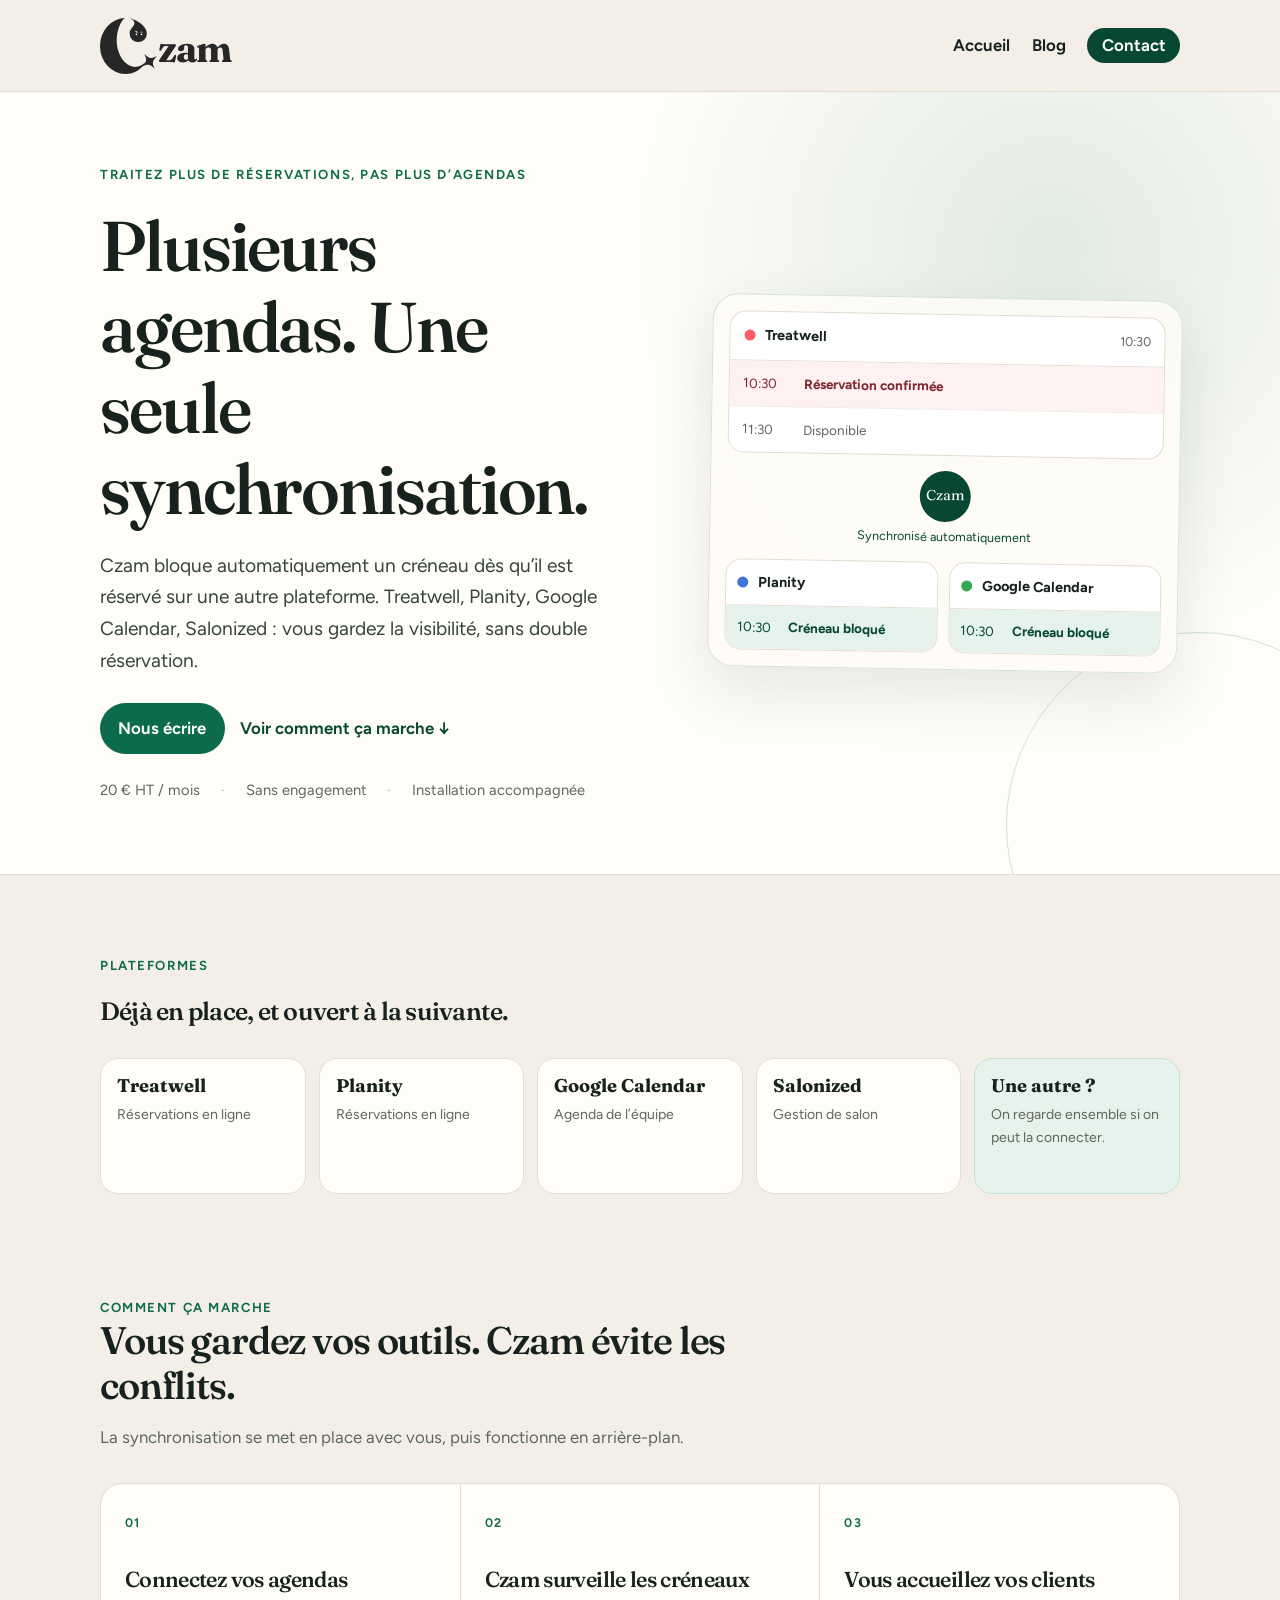
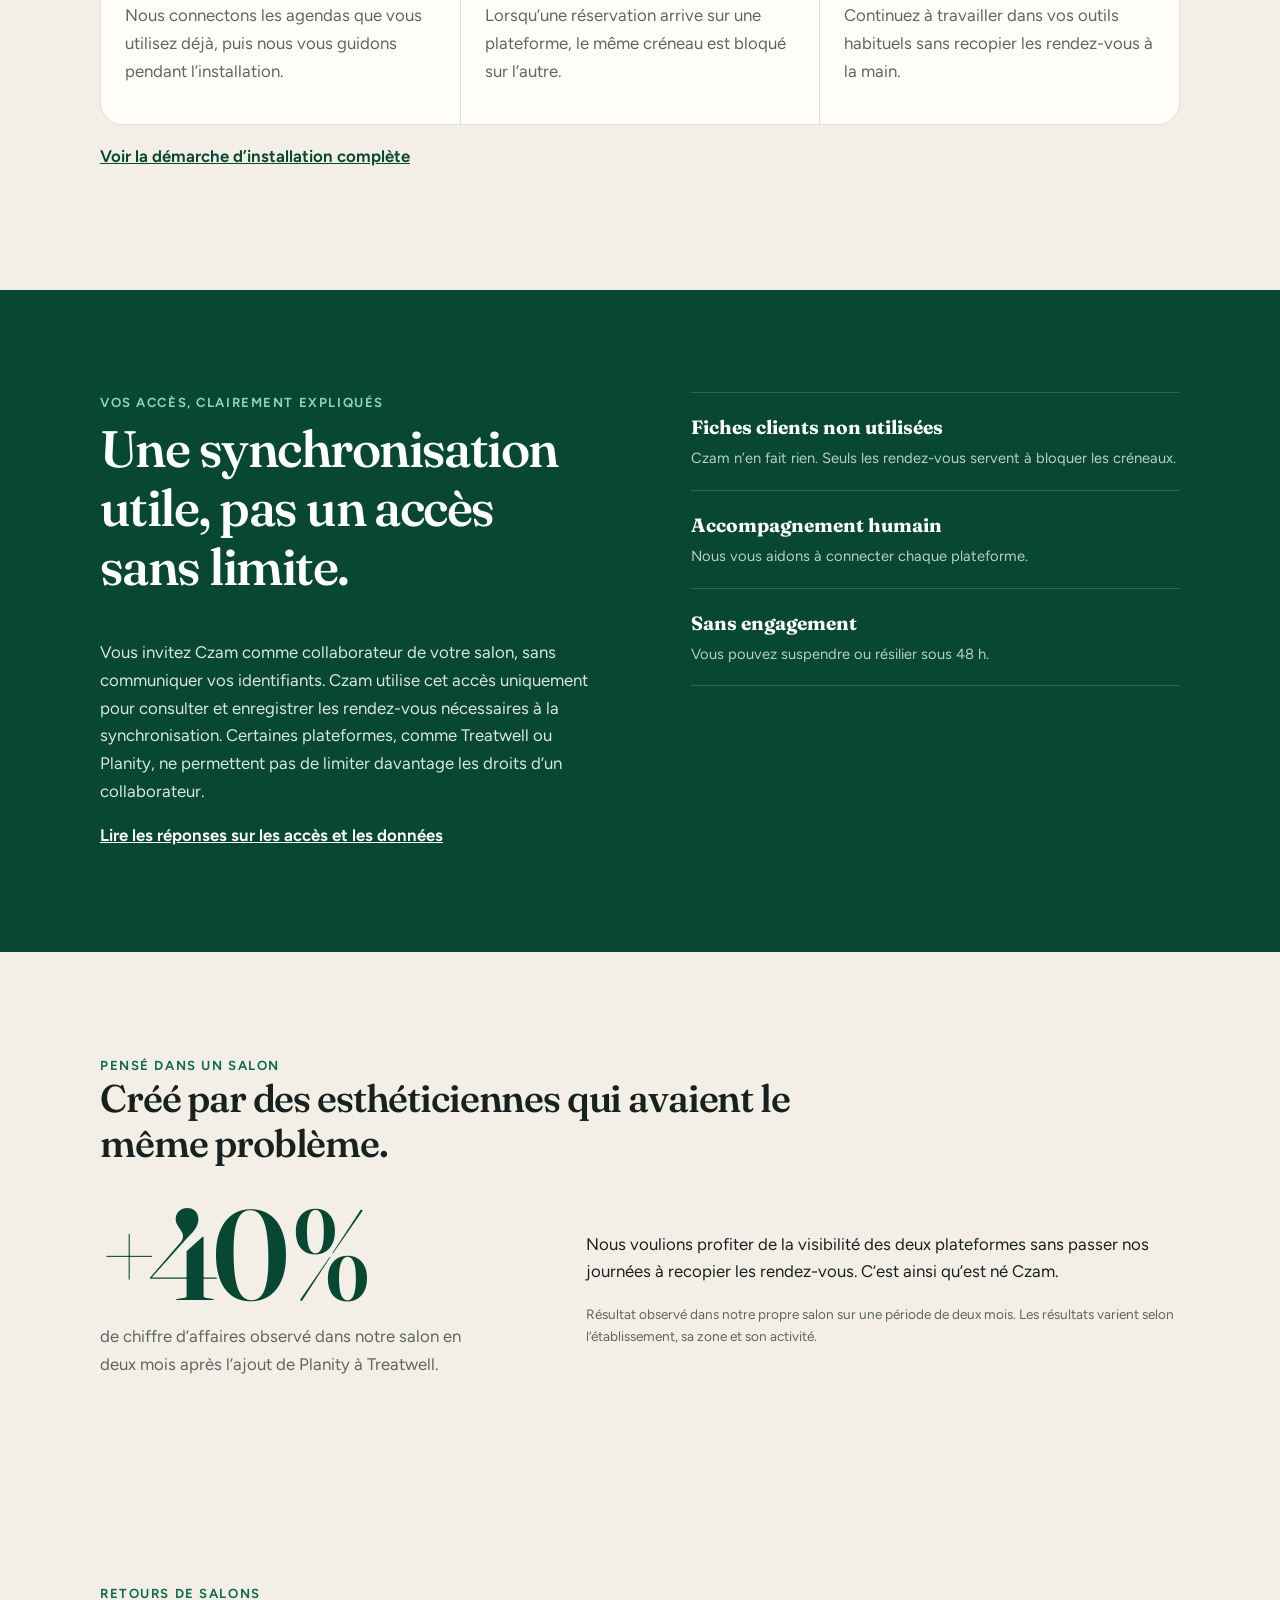
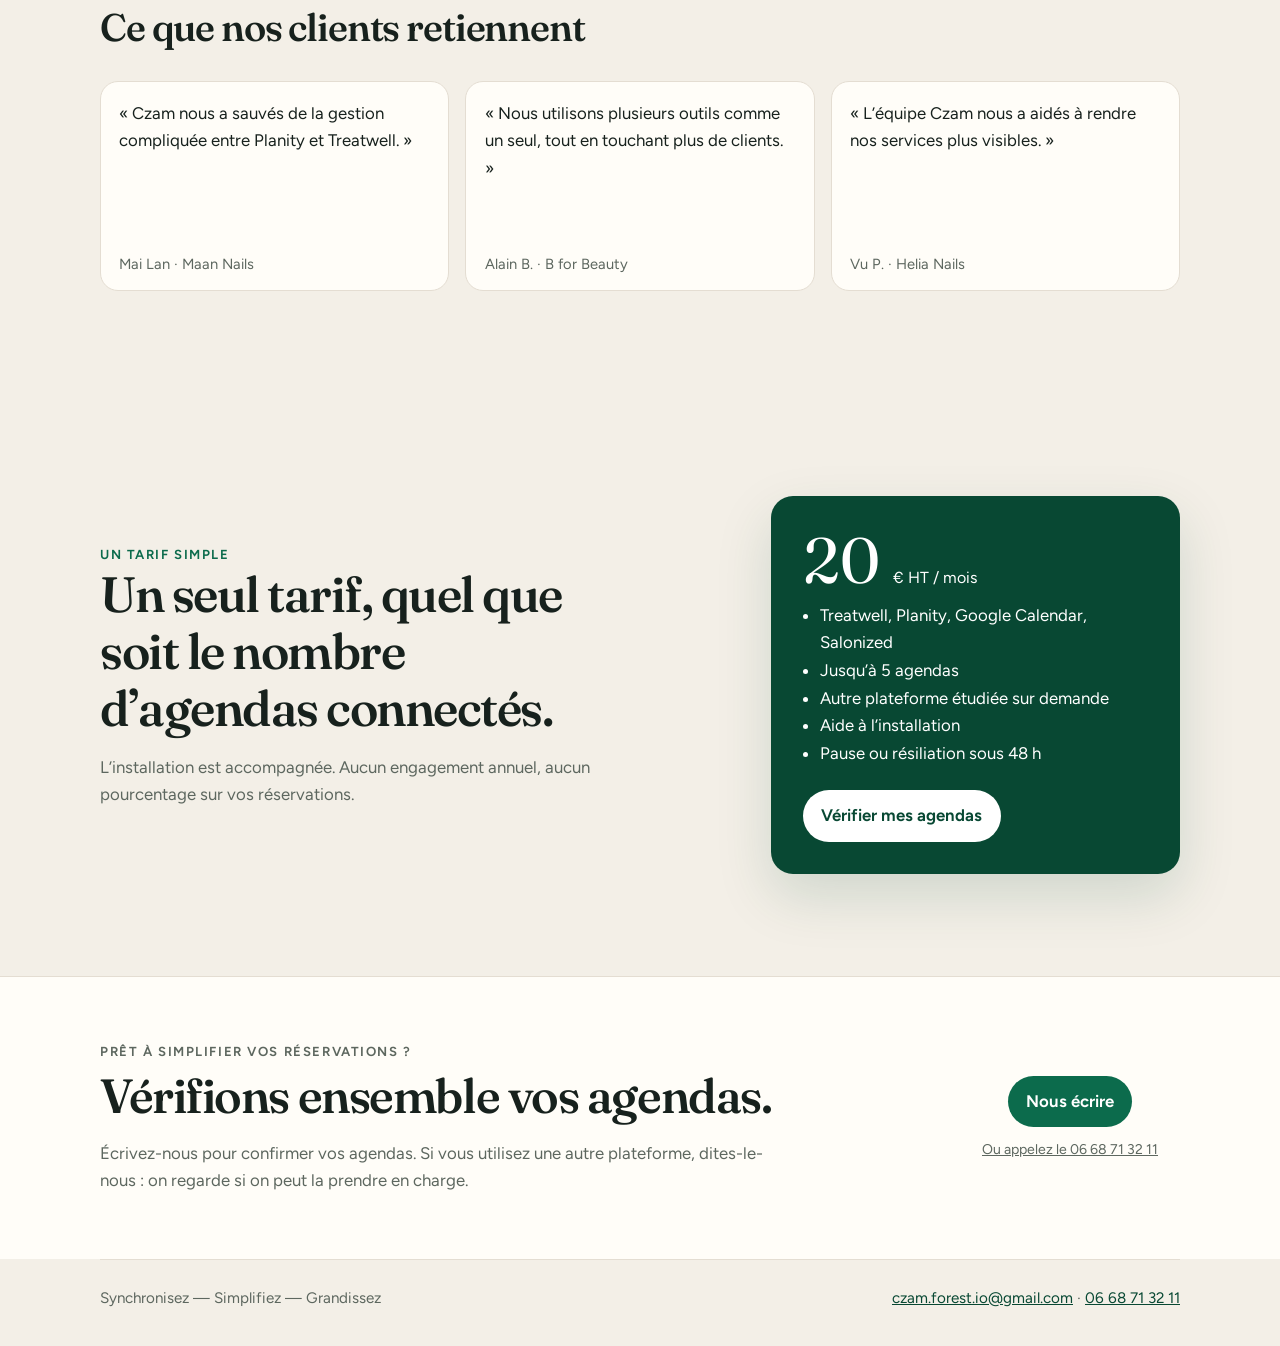
<file: site/index.html>
<!DOCTYPE html>
<html lang="fr">
<head>
  <meta charset="utf-8">
  <meta name="viewport" content="width=device-width, initial-scale=1">
  <meta name="google-site-verification" content="ME1A-xl3Q9XdYl-ppgSfFeXQp7kLnbMPY0ff_s0EEg4">
  <title>Synchronisation Treatwell et Planity | Czam</title>
  <meta name="description" content="Czam synchronise Treatwell, Planity, Google Calendar, Salonized et d’autres agendas pour éviter les doubles réservations. Une autre plateforme ? On en discute.">
  <link rel="canonical" href="https://www.czam.io/">
  <link rel="icon" href="./favicon.jpg" type="image/jpeg">
  <meta property="og:title" content="Treatwell et Planity, enfin synchronisés | Czam">
  <meta property="og:description" content="Czam synchronise Treatwell, Planity, Google Calendar, Salonized et d’autres agendas, sans double réservation ni gestion manuelle.">
  <meta property="og:url" content="https://www.czam.io/">
  <meta property="og:type" content="website">
  <meta property="og:locale" content="fr_FR">
  <meta property="og:image" content="https://www.czam.io/images/logiciels.webp">
  <meta name="twitter:card" content="summary_large_image">
  
  
<link rel="preconnect" href="https://fonts.googleapis.com">
<link rel="preconnect" href="https://fonts.gstatic.com" crossorigin>
<link href="https://fonts.googleapis.com/css2?family=Figtree:wght@400;560;650&family=Fraunces:opsz,wght@9..144,560;9..144,650&display=swap" rel="stylesheet">

  <link rel="stylesheet" href="./css/site.css">
  <script type="application/ld+json">{"@context": "https://schema.org", "@type": "Organization", "name": "Czam", "url": "https://www.czam.io/", "email": "czam.forest.io@gmail.com", "telephone": "+33668713211", "description": "Czam synchronise Treatwell, Planity, Google Calendar, Salonized et d’autres agendas pour éviter les doubles réservations."}</script>
</head>
<body>
  <header class="wrap site-header">
    <a class="logo" href="./" aria-label="Czam"><img src="./images/logo.svg" alt=""><span class="logo-text" aria-hidden="true">zam</span></a>
    <nav>
      <a href="./">Accueil</a>
      <a href="./blog/">Blog</a>
      <a class="nav-cta" href="mailto:czam.forest.io@gmail.com?subject=Synchroniser%20mes%20agendas">Contact</a>
    </nav>
  </header>
  
<main>
  <section class="hero-shell">
    <div class="wrap hero">
      <div class="hero-copy">
        <p class="eyebrow">Traitez plus de réservations, pas plus d’agendas</p>
        <h1>Plusieurs agendas. Une seule synchronisation.</h1>
        <p class="lede">Czam bloque automatiquement un créneau dès qu’il est réservé sur une autre plateforme. Treatwell, Planity, Google Calendar, Salonized : vous gardez la visibilité, sans double réservation.</p>
        <div class="actions">
          <a class="button" href="mailto:czam.forest.io@gmail.com?subject=Synchroniser%20mes%20agendas">Nous écrire</a>
          <a class="text-link" href="#fonctionnement">Voir comment ça marche <span aria-hidden="true">↓</span></a>
        </div>
        <ul class="hero-facts" aria-label="Informations clés">
          <li>20 € HT / mois</li>
          <li>Sans engagement</li>
          <li>Installation accompagnée</li>
        </ul>
      </div>

      <div class="sync-demo" aria-label="Une réservation Treatwell bloque le même créneau sur Planity et Google Calendar">
        <div class="calendar-card">
          <div class="calendar-head"><span class="platform-dot treatwell-dot"></span><strong>Treatwell</strong><span>10:30</span></div>
          <div class="appointment booked"><span>10:30</span><strong>Réservation confirmée</strong></div>
          <div class="appointment"><span>11:30</span><span>Disponible</span></div>
        </div>
        <div class="sync-line">
          <span class="sync-pulse">Czam</span>
          <span>Synchronisé automatiquement</span>
        </div>
        <div class="sync-targets">
          <div class="calendar-card">
            <div class="calendar-head"><span class="platform-dot planity-dot"></span><strong>Planity</strong></div>
            <div class="appointment blocked"><span>10:30</span><strong>Créneau bloqué</strong></div>
          </div>
          <div class="calendar-card">
            <div class="calendar-head"><span class="platform-dot google-dot"></span><strong>Google Calendar</strong></div>
            <div class="appointment blocked"><span>10:30</span><strong>Créneau bloqué</strong></div>
          </div>
        </div>
      </div>
    </div>
  </section>

  <section class="wrap platforms" id="plateformes" aria-label="Plateformes synchronisées">
    <div class="section-heading">
      <p class="eyebrow">Plateformes</p>
      <h2>Déjà en place, et ouvert à la suivante.</h2>
    </div>
    <ul class="platform-list">
      <li><strong>Treatwell</strong><span>Réservations en ligne</span></li>
      <li><strong>Planity</strong><span>Réservations en ligne</span></li>
      <li><strong>Google Calendar</strong><span>Agenda de l’équipe</span></li>
      <li><strong>Salonized</strong><span>Gestion de salon</span></li>
      <li><strong>Une autre ?</strong><span>On regarde ensemble si on peut la connecter.</span></li>
    </ul>
  </section>

  <section class="wrap section" id="fonctionnement">
    <div class="section-heading">
      <p class="eyebrow">Comment ça marche</p>
      <h2>Vous gardez vos outils. Czam évite les conflits.</h2>
      <p>La synchronisation se met en place avec vous, puis fonctionne en arrière-plan.</p>
    </div>
    <div class="how-grid">
      <article class="step-card">
        <span class="step-number">01</span>
        <h3>Connectez vos agendas</h3>
        <p>Nous connectons les agendas que vous utilisez déjà, puis nous vous guidons pendant l’installation.</p>
      </article>
      <article class="step-card">
        <span class="step-number">02</span>
        <h3>Czam surveille les créneaux</h3>
        <p>Lorsqu’une réservation arrive sur une plateforme, le même créneau est bloqué sur l’autre.</p>
      </article>
      <article class="step-card">
        <span class="step-number">03</span>
        <h3>Vous accueillez vos clients</h3>
        <p>Continuez à travailler dans vos outils habituels sans recopier les rendez-vous à la main.</p>
      </article>
    </div>
    <p class="section-link"><a href="./post/démarche-avec-czam/">Voir la démarche d’installation complète</a></p>
  </section>

  <section class="trust-section">
    <div class="wrap trust-grid">
      <div>
        <p class="eyebrow light">Vos accès, clairement expliqués</p>
        <h2>Une synchronisation utile, pas un accès sans limite.</h2>
        <p>Vous invitez Czam comme collaborateur de votre salon, sans communiquer vos identifiants. Czam utilise cet accès uniquement pour consulter et enregistrer les rendez-vous nécessaires à la synchronisation. Certaines plateformes, comme Treatwell ou Planity, ne permettent pas de limiter davantage les droits d’un collaborateur.</p>
        <a class="light-link" href="./post/démarche-avec-czam/#faq">Lire les réponses sur les accès et les données</a>
      </div>
      <ul class="trust-list">
        <li><strong>Fiches clients non utilisées</strong><span>Czam n’en fait rien. Seuls les rendez-vous servent à bloquer les créneaux.</span></li>
        <li><strong>Accompagnement humain</strong><span>Nous vous aidons à connecter chaque plateforme.</span></li>
        <li><strong>Sans engagement</strong><span>Vous pouvez suspendre ou résilier sous 48 h.</span></li>
      </ul>
    </div>
  </section>

  <section class="wrap section story-section">
    <div class="section-heading">
      <p class="eyebrow">Pensé dans un salon</p>
      <h2>Créé par des esthéticiennes qui avaient le même problème.</h2>
    </div>
    <div class="story-grid">
      <div class="story-number">
        <strong>+40 %</strong>
        <span>de chiffre d’affaires observé dans notre salon en deux mois après l’ajout de Planity à Treatwell.</span>
      </div>
      <div>
        <p>Nous voulions profiter de la visibilité des deux plateformes sans passer nos journées à recopier les rendez-vous. C’est ainsi qu’est né Czam.</p>
        <p class="fine-print">Résultat observé dans notre propre salon sur une période de deux mois. Les résultats varient selon l’établissement, sa zone et son activité.</p>
      </div>
    </div>
  </section>

  <section class="wrap section">
    <div class="section-heading">
      <p class="eyebrow">Retours de salons</p>
      <h2>Ce que nos clients retiennent</h2>
    </div>
    <div class="quotes">
      <blockquote>
        <p>« Czam nous a sauvés de la gestion compliquée entre Planity et Treatwell. »</p>
        <footer>Mai Lan · Maan Nails</footer>
      </blockquote>
      <blockquote>
        <p>« Nous utilisons plusieurs outils comme un seul, tout en touchant plus de clients. »</p>
        <footer>Alain B. · B for Beauty</footer>
      </blockquote>
      <blockquote>
        <p>« L’équipe Czam nous a aidés à rendre nos services plus visibles. »</p>
        <footer>Vu P. · Helia Nails</footer>
      </blockquote>
    </div>
  </section>

  <section class="wrap section pricing-section">
    <div class="pricing-copy">
      <p class="eyebrow">Un tarif simple</p>
      <h2>Un seul tarif, quel que soit le nombre d’agendas connectés.</h2>
      <p>L’installation est accompagnée. Aucun engagement annuel, aucun pourcentage sur vos réservations.</p>
    </div>
    <div class="price-card">
      <p class="price">20 <small>€ HT / mois</small></p>
      <ul>
        <li>Treatwell, Planity, Google Calendar, Salonized</li>
        <li>Jusqu’à 5 agendas</li>
        <li>Autre plateforme étudiée sur demande</li>
        <li>Aide à l’installation</li>
        <li>Pause ou résiliation sous 48 h</li>
      </ul>
      <a class="button button-light" href="mailto:czam.forest.io@gmail.com?subject=Vérifier%20la%20compatibilité%20de%20mes%20agendas">Vérifier mes agendas</a>
    </div>
  </section>

  <section class="final-cta" id="contact">
    <div class="wrap final-cta-inner">
      <div>
        <p class="eyebrow">Prêt à simplifier vos réservations ?</p>
        <h2>Vérifions ensemble vos agendas.</h2>
        <p>Écrivez-nous pour confirmer vos agendas. Si vous utilisez une autre plateforme, dites-le-nous : on regarde si on peut la prendre en charge.</p>
      </div>
      <div class="final-actions">
        <a class="button" href="mailto:czam.forest.io@gmail.com?subject=Synchroniser%20mes%20agendas">Nous écrire</a>
        <a href="tel:+33668713211">Ou appelez le 06 68 71 32 11</a>
      </div>
    </div>
  </section>
</main>

  <footer class="wrap site-footer">
    <p>Synchronisez — Simplifiez — Grandissez</p>
    <p><a href="mailto:czam.forest.io@gmail.com">czam.forest.io@gmail.com</a> · <a href="tel:+33668713211">06 68 71 32 11</a></p>
  </footer>
</body>
</html>
</file>
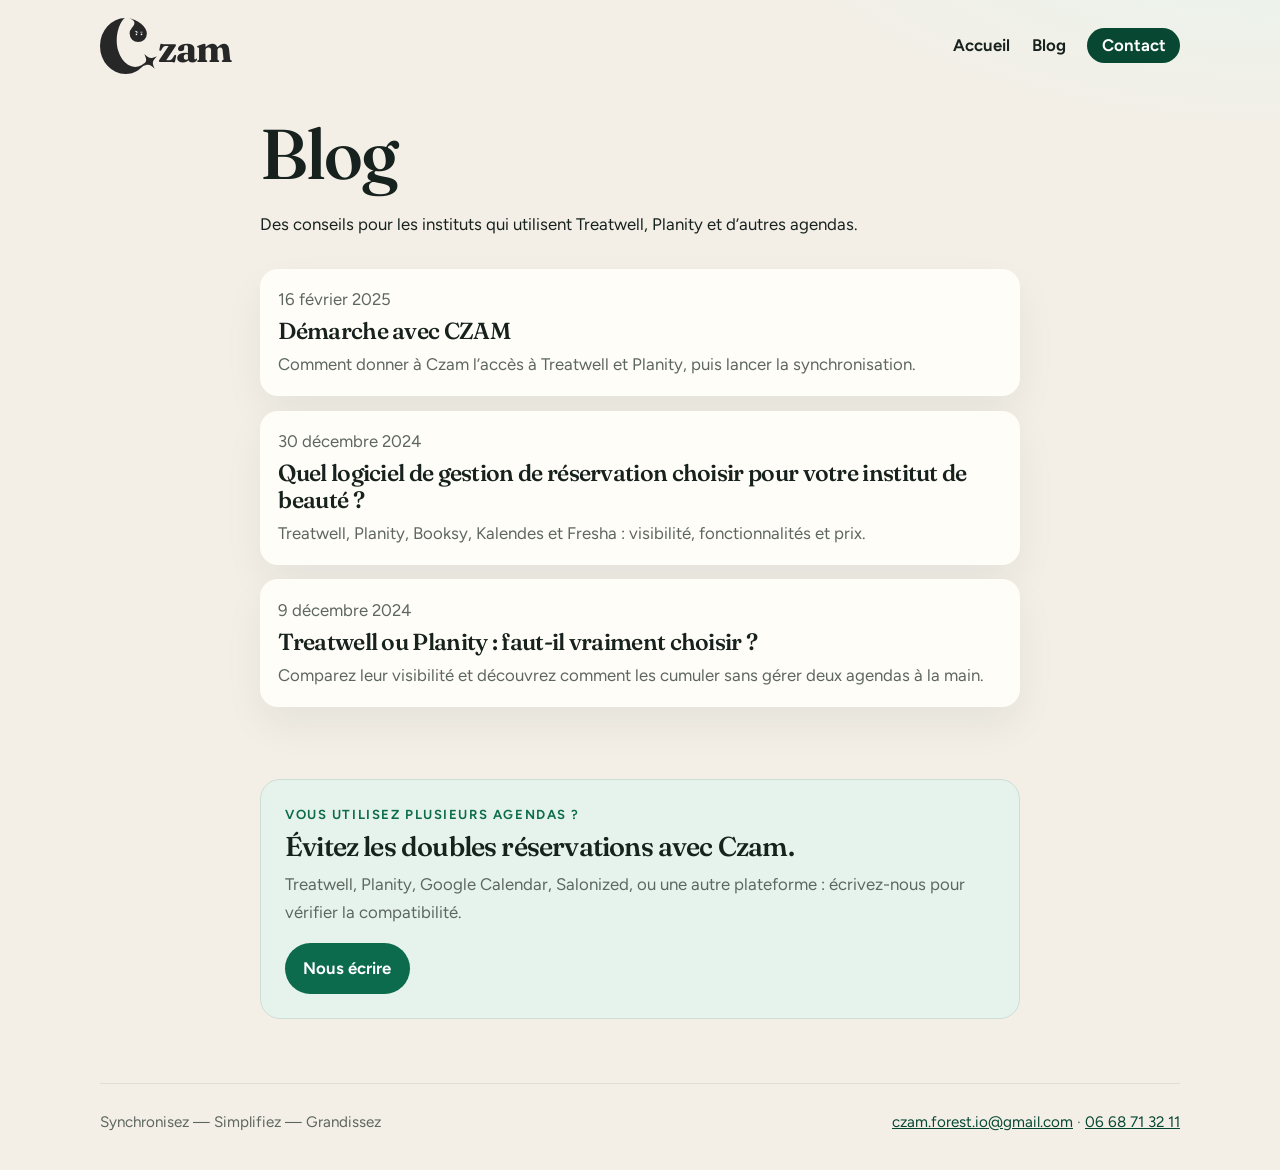
<file: site/blog/index.html>
<!DOCTYPE html>
<html lang="fr">
<head>
  <meta charset="utf-8">
  <meta name="viewport" content="width=device-width, initial-scale=1">
  <title>Blog | Czam</title>
  <meta name="description" content="Articles Czam sur Treatwell, Planity et les logiciels de réservation pour instituts de beauté.">
  <link rel="canonical" href="https://www.czam.io/blog/">
  <link rel="icon" href="../favicon.jpg" type="image/jpeg">
  <meta property="og:title" content="Blog | Czam">
  <meta property="og:description" content="Articles Czam sur Treatwell, Planity et les logiciels de réservation pour instituts de beauté.">
  <meta property="og:url" content="https://www.czam.io/blog/">
  <meta property="og:type" content="website">
  <meta property="og:locale" content="fr_FR">
  
  
<link rel="preconnect" href="https://fonts.googleapis.com">
<link rel="preconnect" href="https://fonts.gstatic.com" crossorigin>
<link href="https://fonts.googleapis.com/css2?family=Figtree:wght@400;560;650&family=Fraunces:opsz,wght@9..144,560;9..144,650&display=swap" rel="stylesheet">

  <link rel="stylesheet" href="../css/site.css">
  
</head>
<body>
  <header class="wrap site-header">
    <a class="logo" href="../" aria-label="Czam"><img src="../images/logo.svg" alt=""><span class="logo-text" aria-hidden="true">zam</span></a>
    <nav>
      <a href="../">Accueil</a>
      <a href="../blog/">Blog</a>
      <a class="nav-cta" href="mailto:czam.forest.io@gmail.com?subject=Synchroniser%20mes%20agendas">Contact</a>
    </nav>
  </header>
  
<main class="page">
  <header class="page-intro">
    <h1>Blog</h1>
    <p>Des conseils pour les instituts qui utilisent Treatwell, Planity et d’autres agendas.</p>
  </header>
  <div class="post-list">
    <a class="post-card" href="../post/démarche-avec-czam/">
      <p class="meta">16 février 2025</p>
      <h2>Démarche avec CZAM</h2>
      <p>Comment donner à Czam l’accès à Treatwell et Planity, puis lancer la synchronisation.</p>
    </a>
    <a class="post-card" href="../post/quel-logiciel-pour-institut-de-beauté/">
      <p class="meta">30 décembre 2024</p>
      <h2>Quel logiciel de gestion de réservation choisir pour votre institut de beauté ?</h2>
      <p>Treatwell, Planity, Booksy, Kalendes et Fresha : visibilité, fonctionnalités et prix.</p>
    </a>
    <a class="post-card" href="../post/treatwell-et-planity-sont-t-ils-vraiment-trop-chers/">
      <p class="meta">9 décembre 2024</p>
      <h2>Treatwell ou Planity : faut-il vraiment choisir ?</h2>
      <p>Comparez leur visibilité et découvrez comment les cumuler sans gérer deux agendas à la main.</p>
    </a>
  </div>
  <aside class="article-cta">
    <p class="eyebrow">Vous utilisez plusieurs agendas ?</p>
    <h2>Évitez les doubles réservations avec Czam.</h2>
    <p>Treatwell, Planity, Google Calendar, Salonized, ou une autre plateforme : écrivez-nous pour vérifier la compatibilité.</p>
    <a class="button" href="mailto:czam.forest.io@gmail.com?subject=Synchroniser%20mes%20agendas">Nous écrire</a>
  </aside>
</main>

  <footer class="wrap site-footer">
    <p>Synchronisez — Simplifiez — Grandissez</p>
    <p><a href="mailto:czam.forest.io@gmail.com">czam.forest.io@gmail.com</a> · <a href="tel:+33668713211">06 68 71 32 11</a></p>
  </footer>
</body>
</html>
</file>
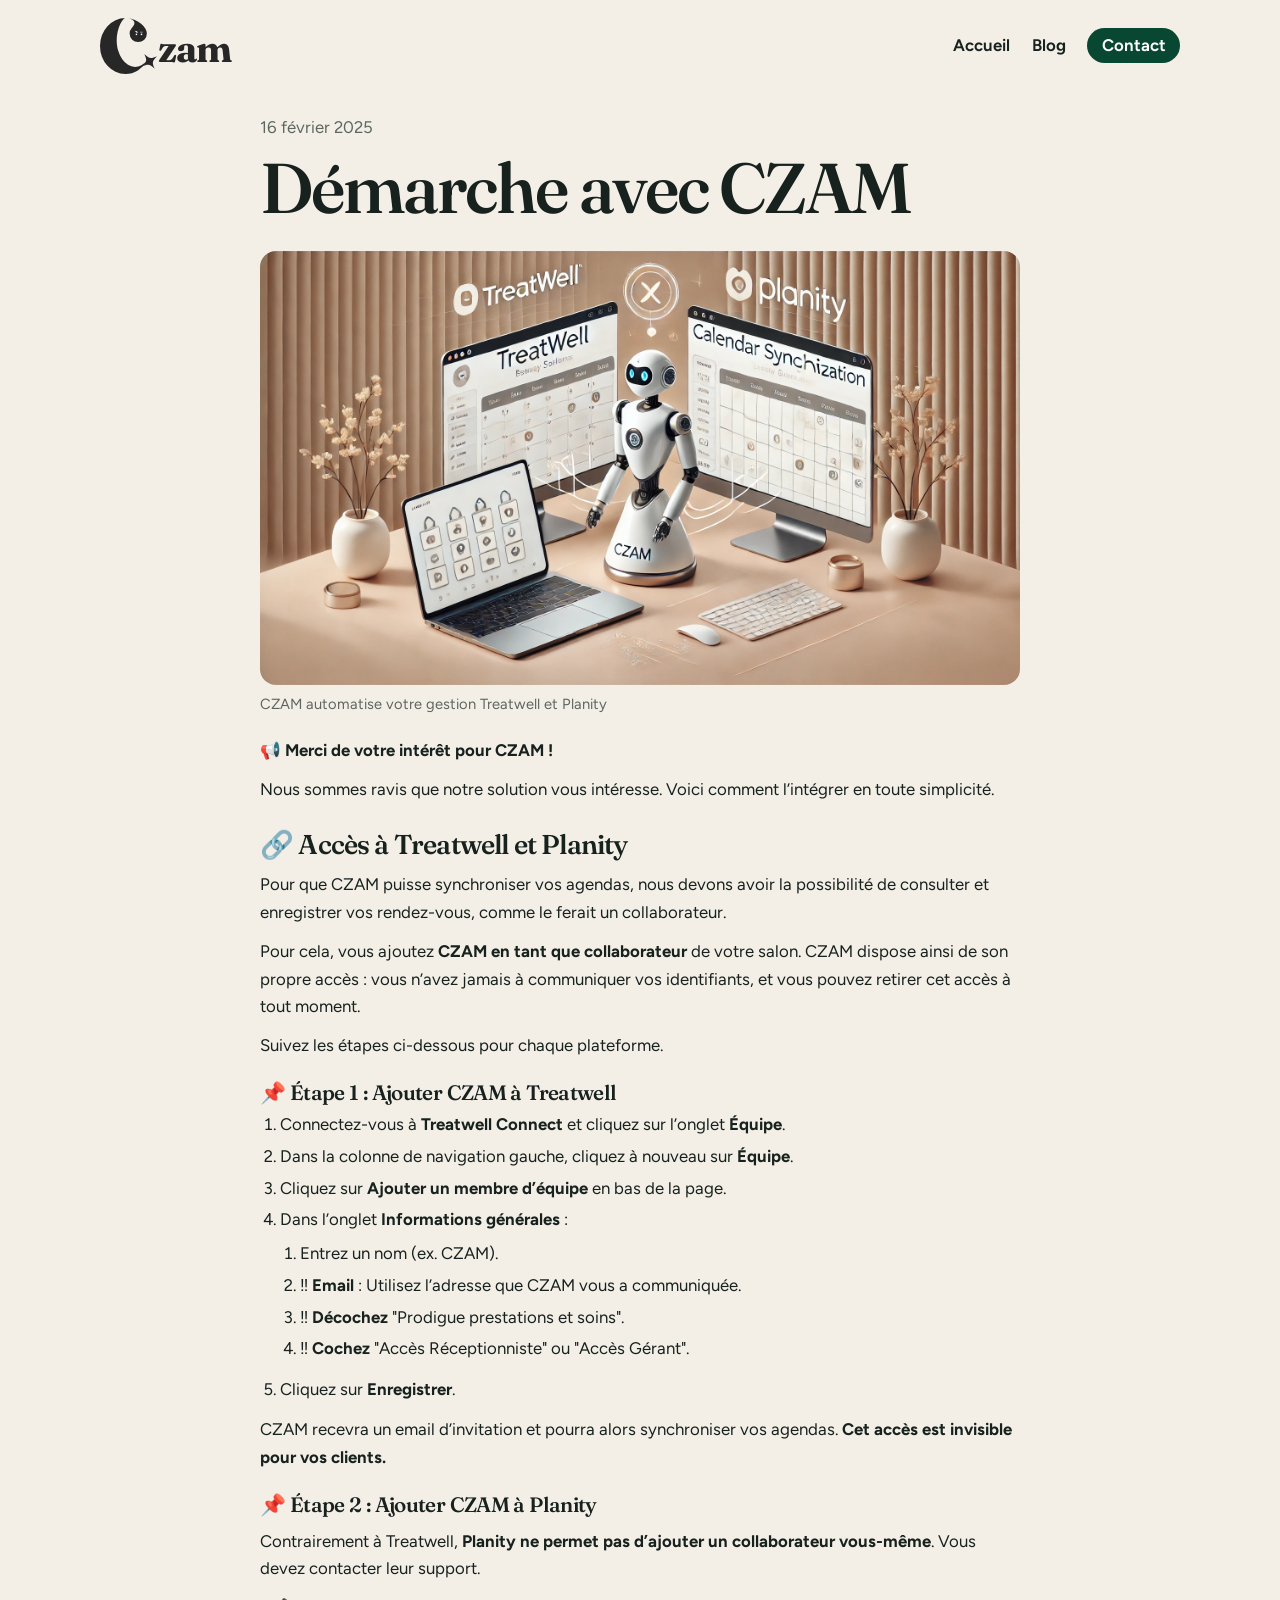
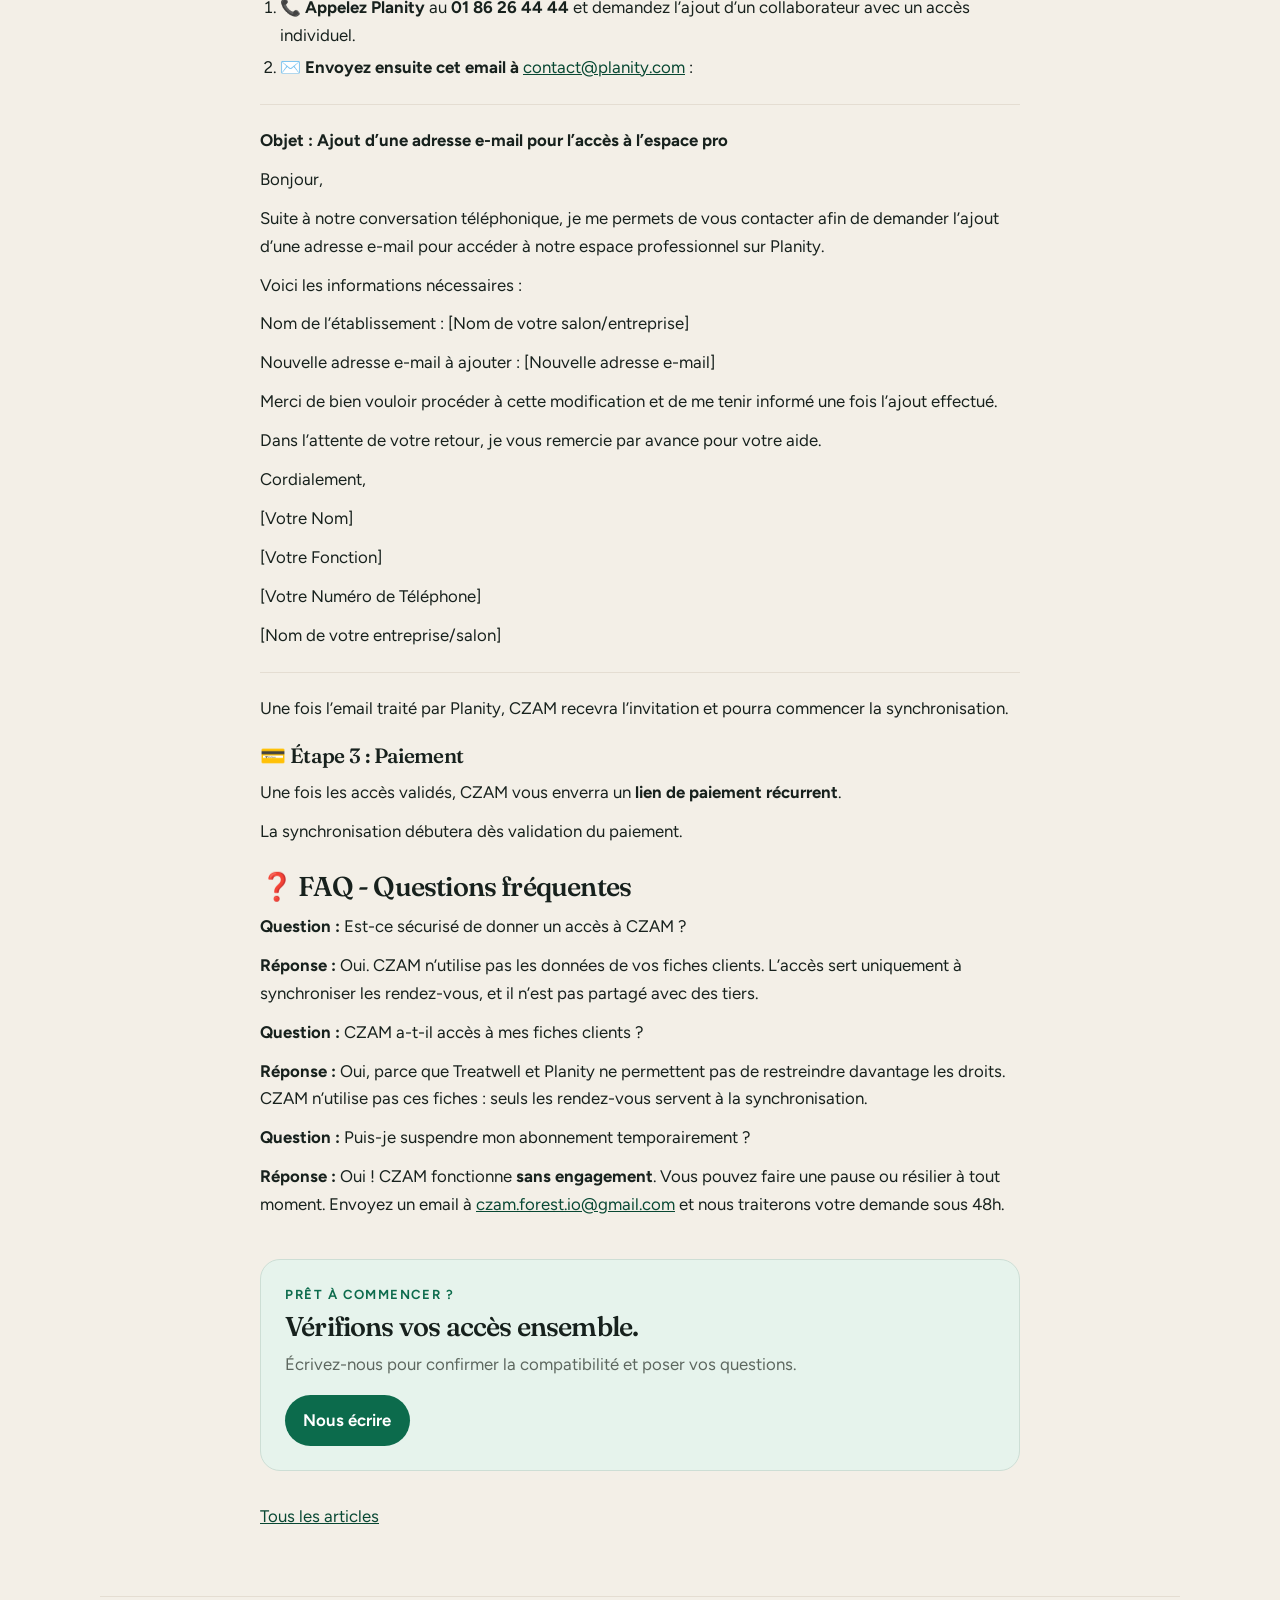
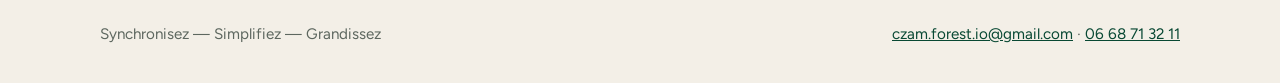
<file: site/post/démarche-avec-czam/index.html>
<!DOCTYPE html>
<html lang="fr">
<head>
  <meta charset="utf-8">
  <meta name="viewport" content="width=device-width, initial-scale=1">
  <title>Démarche avec CZAM</title>
  <meta name="description" content="Comment donner à Czam l’accès à Treatwell et Planity pour synchroniser vos agendas.">
  <link rel="canonical" href="https://www.czam.io/post/démarche-avec-czam/">
  <link rel="icon" href="../../favicon.jpg" type="image/jpeg">
  <meta property="og:title" content="Démarche avec CZAM">
  <meta property="og:description" content="Comment donner à Czam l’accès à Treatwell et Planity pour synchroniser vos agendas.">
  <meta property="og:url" content="https://www.czam.io/post/démarche-avec-czam/">
  <meta property="og:type" content="article">
  <meta property="og:locale" content="fr_FR">
  <meta property="og:image" content="https://www.czam.io/images/demarche.webp">
  
<link rel="preconnect" href="https://fonts.googleapis.com">
<link rel="preconnect" href="https://fonts.gstatic.com" crossorigin>
<link href="https://fonts.googleapis.com/css2?family=Figtree:wght@400;560;650&family=Fraunces:opsz,wght@9..144,560;9..144,650&display=swap" rel="stylesheet">

  <link rel="stylesheet" href="../../css/site.css">
  <script type="application/ld+json">{"@context": "https://schema.org", "@type": "BlogPosting", "headline": "Démarche avec CZAM", "description": "Comment donner à Czam l’accès à Treatwell et Planity pour synchroniser vos agendas.", "inLanguage": "fr", "datePublished": "2025-02-16", "dateModified": "2025-02-16", "mainEntityOfPage": "https://www.czam.io/post/démarche-avec-czam/", "author": {"@type": "Organization", "name": "Czam"}, "publisher": {"@type": "Organization", "name": "Czam"}, "image": "https://www.czam.io/images/demarche.webp"}</script>
</head>
<body>
  <header class="wrap site-header">
    <a class="logo" href="../../" aria-label="Czam"><img src="../../images/logo.svg" alt=""><span class="logo-text" aria-hidden="true">zam</span></a>
    <nav>
      <a href="../../">Accueil</a>
      <a href="../../blog/">Blog</a>
      <a class="nav-cta" href="mailto:czam.forest.io@gmail.com?subject=Synchroniser%20mes%20agendas">Contact</a>
    </nav>
  </header>
  
<main class="page">
  <header class="page-intro">
    <p class="meta"><time datetime="2025-02-16">16 février 2025</time></p>
    <h1>Démarche avec CZAM</h1>
  </header>
  <div class="prose">
    
<figure><img src="../../images/demarche.webp" alt="CZAM automatise votre gestion Treatwell et Planity"><figcaption>CZAM automatise votre gestion Treatwell et Planity</figcaption></figure>
<p><strong>📢 Merci de votre intérêt pour CZAM !</strong></p>
<p>Nous sommes ravis que notre solution vous intéresse. Voici comment l’intégrer en toute simplicité.</p>
<h2>🔗 Accès à Treatwell et Planity</h2>
<p>Pour que CZAM puisse synchroniser vos agendas, nous devons avoir la possibilité de consulter et enregistrer vos rendez-vous, comme le ferait un collaborateur.</p>
<p>Pour cela, vous ajoutez <strong>CZAM en tant que collaborateur</strong> de votre salon. CZAM dispose ainsi de son propre accès : vous n’avez jamais à communiquer vos identifiants, et vous pouvez retirer cet accès à tout moment.</p>
<p>Suivez les étapes ci-dessous pour chaque plateforme.</p>
<h3>📌 Étape 1 : Ajouter CZAM à Treatwell</h3>
<ol>
  <li>Connectez-vous à <strong>Treatwell Connect</strong> et cliquez sur l’onglet <strong>Équipe</strong>.</li>
  <li>Dans la colonne de navigation gauche, cliquez à nouveau sur <strong>Équipe</strong>.</li>
  <li>Cliquez sur <strong>Ajouter un membre d’équipe</strong> en bas de la page.</li>
  <li>Dans l’onglet <strong>Informations générales</strong> :
    <ol>
      <li>Entrez un nom (ex. CZAM).</li>
      <li>‼️ <strong>Email</strong> : Utilisez l’adresse que CZAM vous a communiquée.</li>
      <li>‼️ <strong>Décochez</strong> "Prodigue prestations et soins".</li>
      <li>‼️ <strong>Cochez</strong> "Accès Réceptionniste" ou "Accès Gérant".</li>
    </ol>
  </li>
  <li>Cliquez sur <strong>Enregistrer</strong>.</li>
</ol>
<p>CZAM recevra un email d’invitation et pourra alors synchroniser vos agendas. <strong>Cet accès est invisible pour vos clients.</strong></p>
<h3>📌 Étape 2 : Ajouter CZAM à Planity</h3>
<p>Contrairement à Treatwell, <strong>Planity ne permet pas d’ajouter un collaborateur vous-même</strong>. Vous devez contacter leur support.</p>
<ol>
  <li>📞 <strong>Appelez Planity</strong> au <strong>01 86 26 44 44</strong> et demandez l’ajout d’un collaborateur avec un accès individuel.</li>
  <li>✉️ <strong>Envoyez ensuite cet email à</strong> <a href="mailto:contact@planity.com">contact@planity.com</a> :</li>
</ol>
<hr>
<p><strong>Objet : Ajout d’une adresse e-mail pour l’accès à l’espace pro</strong></p>
<p>Bonjour,</p>
<p>Suite à notre conversation téléphonique, je me permets de vous contacter afin de demander l’ajout d’une adresse e-mail pour accéder à notre espace professionnel sur Planity.</p>
<p>Voici les informations nécessaires :</p>
<p>Nom de l’établissement : [Nom de votre salon/entreprise]</p>
<p>Nouvelle adresse e-mail à ajouter : [Nouvelle adresse e-mail]</p>
<p>Merci de bien vouloir procéder à cette modification et de me tenir informé une fois l’ajout effectué.</p>
<p>Dans l’attente de votre retour, je vous remercie par avance pour votre aide.</p>
<p>Cordialement,</p>
<p>[Votre Nom]</p>
<p>[Votre Fonction]</p>
<p>[Votre Numéro de Téléphone]</p>
<p>[Nom de votre entreprise/salon]</p>
<hr>
<p>Une fois l’email traité par Planity, CZAM recevra l’invitation et pourra commencer la synchronisation.</p>
<h3>💳 Étape 3 : Paiement</h3>
<p>Une fois les accès validés, CZAM vous enverra un <strong>lien de paiement récurrent</strong>.</p>
<p>La synchronisation débutera dès validation du paiement.</p>
<h2 id="faq">❓ FAQ - Questions fréquentes</h2>
<p><strong>Question : </strong>Est-ce sécurisé de donner un accès à CZAM ?</p>
<p><strong>Réponse : </strong>Oui. CZAM n’utilise pas les données de vos fiches clients. L’accès sert uniquement à synchroniser les rendez-vous, et il n’est pas partagé avec des tiers.</p>
<p><strong>Question : </strong>CZAM a-t-il accès à mes fiches clients ?</p>
<p><strong>Réponse : </strong>Oui, parce que Treatwell et Planity ne permettent pas de restreindre davantage les droits. CZAM n’utilise pas ces fiches : seuls les rendez-vous servent à la synchronisation.</p>
<p><strong>Question : </strong>Puis-je suspendre mon abonnement temporairement ?</p>
<p><strong>Réponse : </strong>Oui ! CZAM fonctionne <strong>sans engagement</strong>. Vous pouvez faire une pause ou résilier à tout moment. Envoyez un email à <a href="mailto:czam.forest.io@gmail.com">czam.forest.io@gmail.com</a> et nous traiterons votre demande sous 48h.</p>

  </div>
  <aside class="article-cta">
    <p class="eyebrow">Prêt à commencer ?</p>
    <h2>Vérifions vos accès ensemble.</h2>
    <p>Écrivez-nous pour confirmer la compatibilité et poser vos questions.</p>
    <a class="button" href="mailto:czam.forest.io@gmail.com?subject=Synchroniser%20mes%20agendas">Nous écrire</a>
  </aside>
  <p class="back"><a href="../../blog/">Tous les articles</a></p>
</main>

  <footer class="wrap site-footer">
    <p>Synchronisez — Simplifiez — Grandissez</p>
    <p><a href="mailto:czam.forest.io@gmail.com">czam.forest.io@gmail.com</a> · <a href="tel:+33668713211">06 68 71 32 11</a></p>
  </footer>
</body>
</html>
</file>
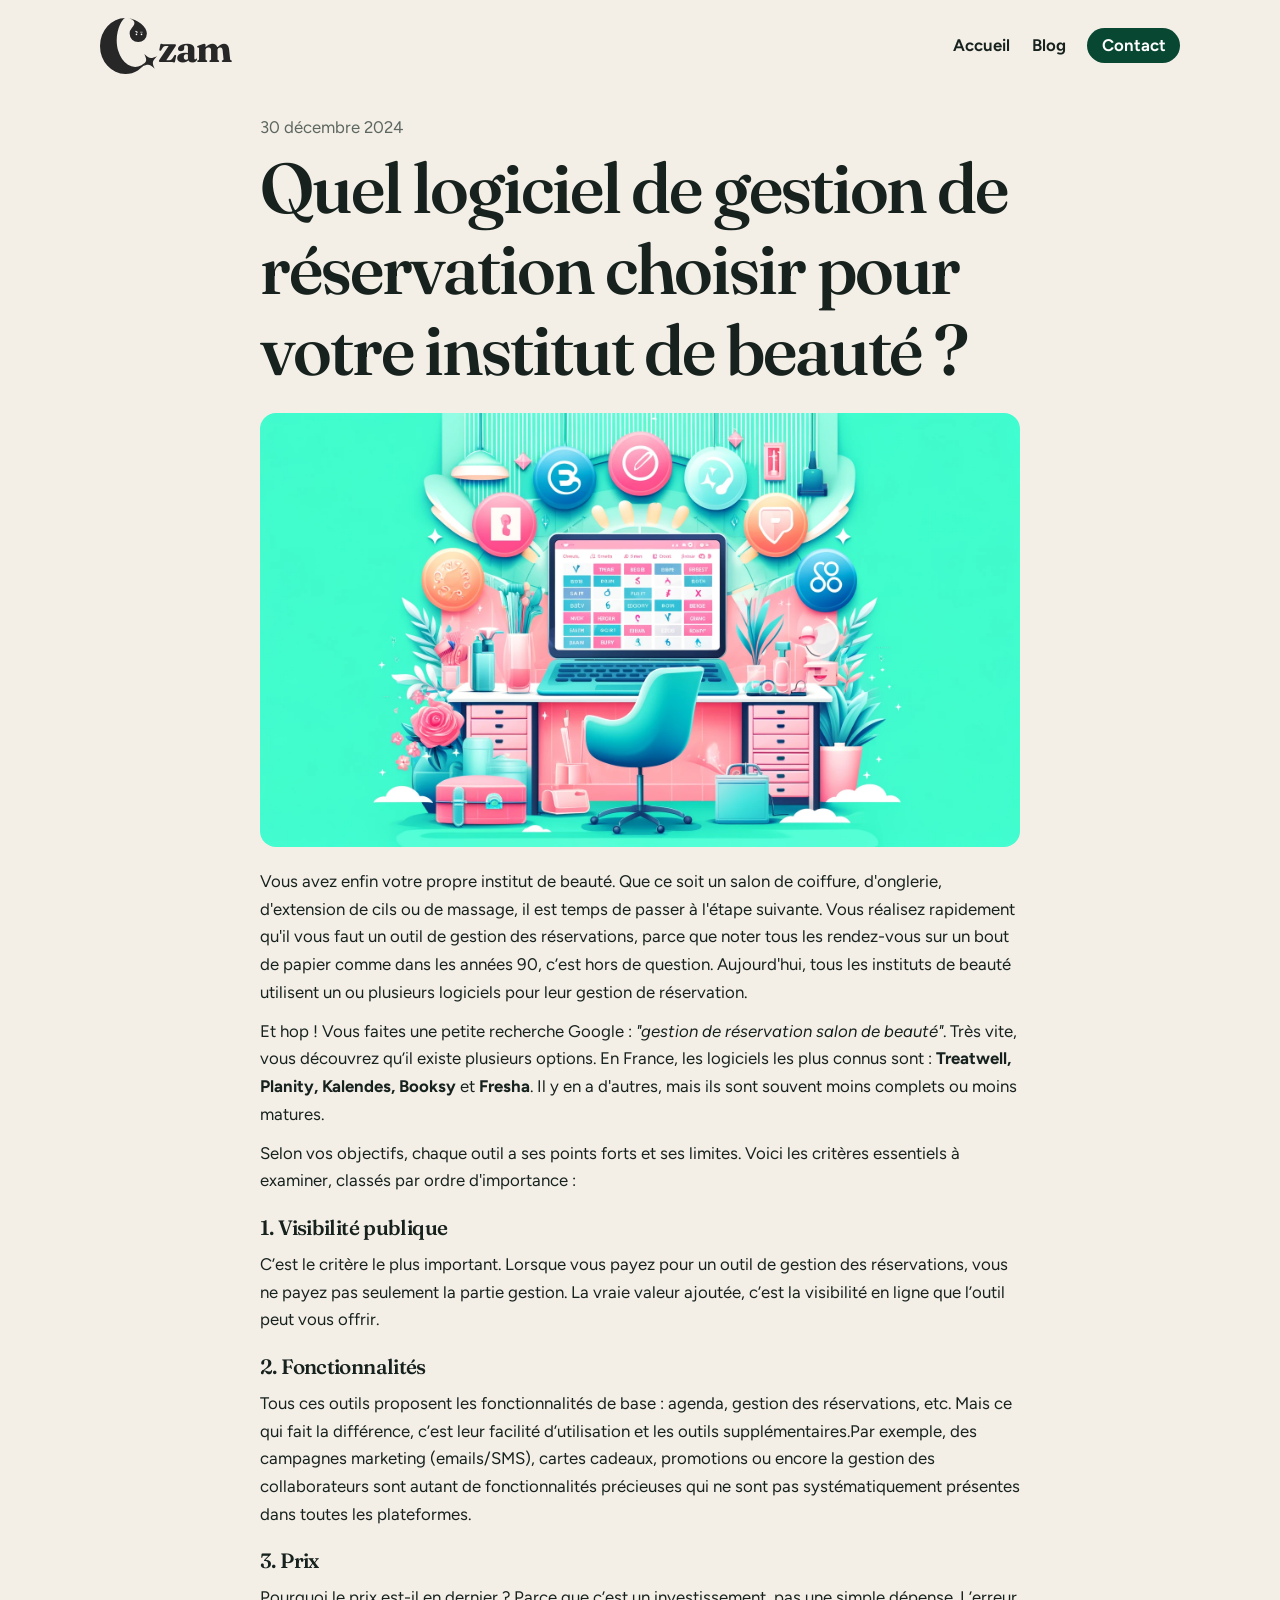
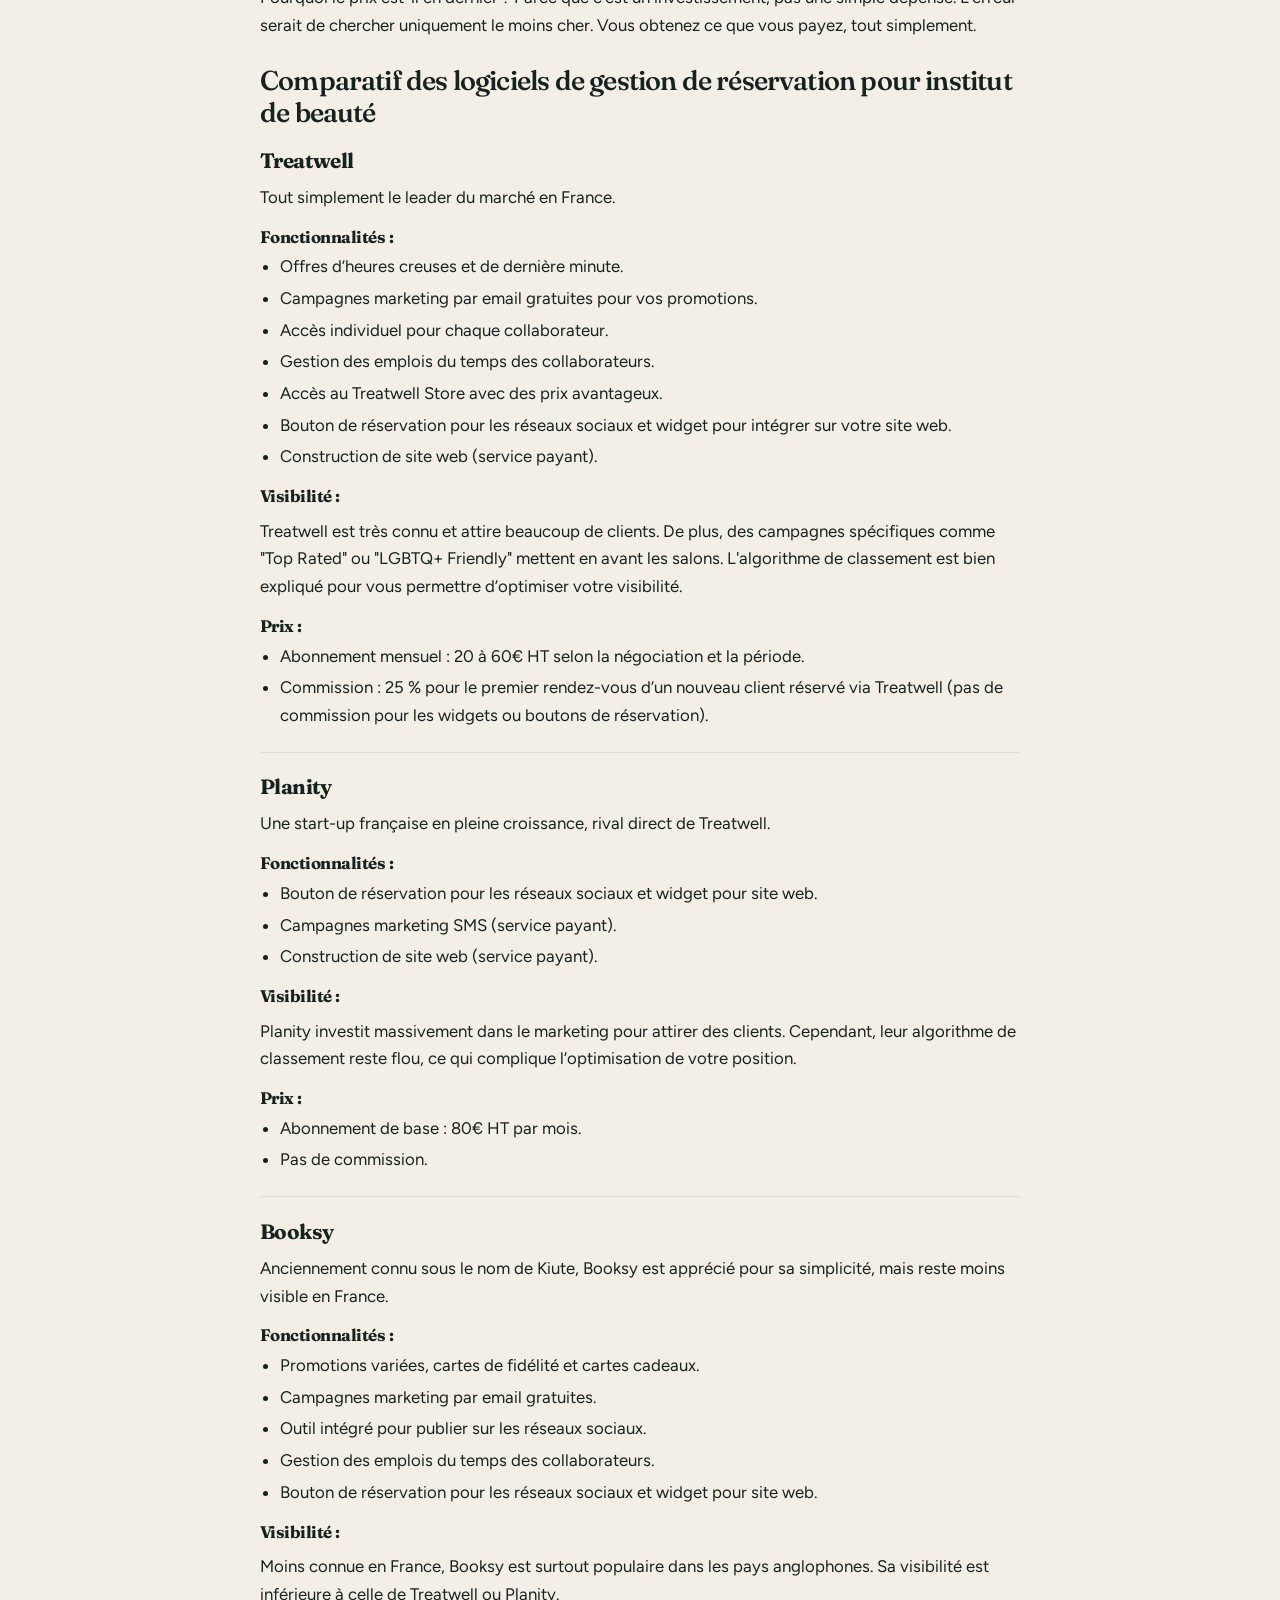
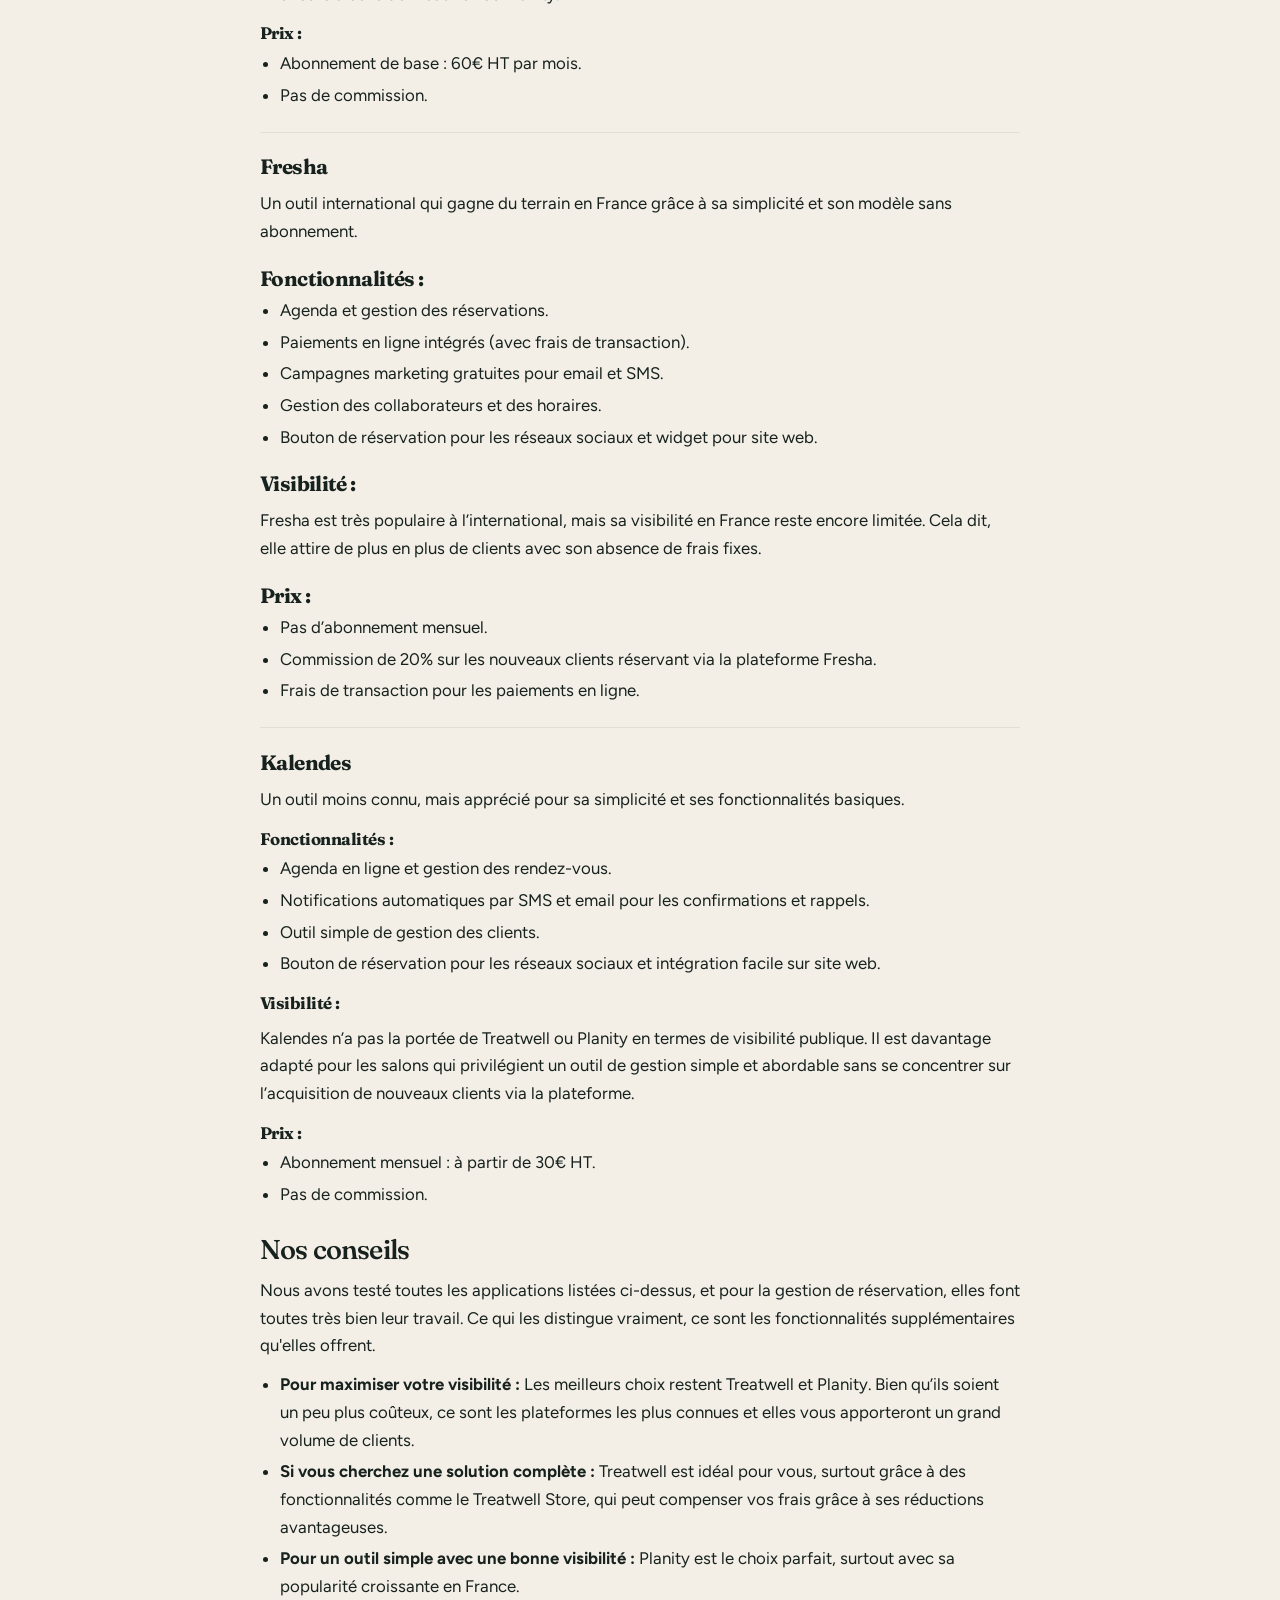
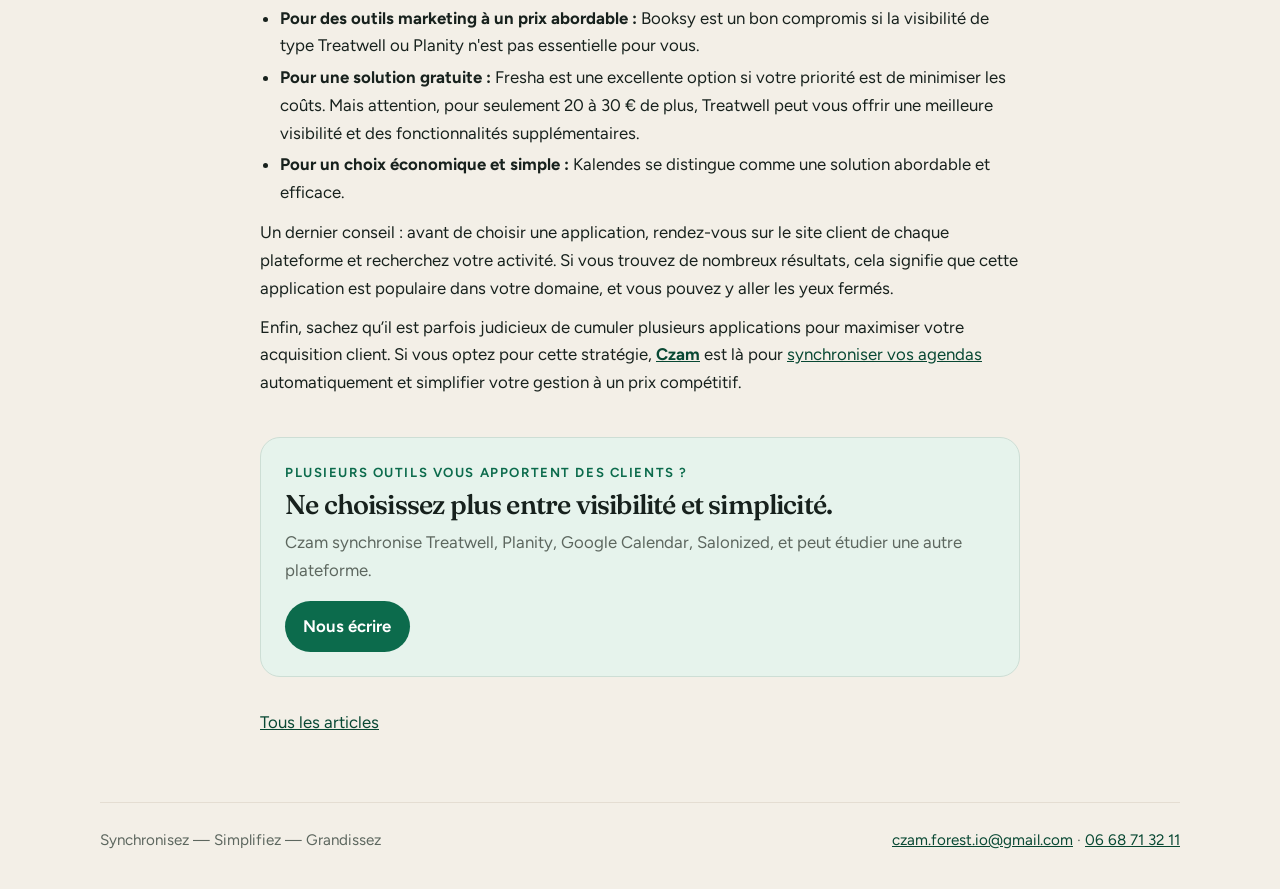
<file: site/post/quel-logiciel-pour-institut-de-beauté/index.html>
<!DOCTYPE html>
<html lang="fr">
<head>
  <meta charset="utf-8">
  <meta name="viewport" content="width=device-width, initial-scale=1">
  <title>Quel logiciel de gestion de réservation choisir pour votre institut de beauté ?</title>
  <meta name="description" content="Comparer les logiciels de gestion de réservation les plus connus pour les instituts de beauté : Treatwell, Planity, Booksy, Kalendes et Fresha.">
  <link rel="canonical" href="https://www.czam.io/post/quel-logiciel-pour-institut-de-beauté/">
  <link rel="icon" href="../../favicon.jpg" type="image/jpeg">
  <meta property="og:title" content="Quel logiciel de gestion de réservation choisir pour votre institut de beauté ?">
  <meta property="og:description" content="Comparer les logiciels de gestion de réservation les plus connus pour les instituts de beauté : Treatwell, Planity, Booksy, Kalendes et Fresha.">
  <meta property="og:url" content="https://www.czam.io/post/quel-logiciel-pour-institut-de-beauté/">
  <meta property="og:type" content="article">
  <meta property="og:locale" content="fr_FR">
  <meta property="og:image" content="https://www.czam.io/images/logiciels.webp">
  
<link rel="preconnect" href="https://fonts.googleapis.com">
<link rel="preconnect" href="https://fonts.gstatic.com" crossorigin>
<link href="https://fonts.googleapis.com/css2?family=Figtree:wght@400;560;650&family=Fraunces:opsz,wght@9..144,560;9..144,650&display=swap" rel="stylesheet">

  <link rel="stylesheet" href="../../css/site.css">
  <script type="application/ld+json">{"@context": "https://schema.org", "@type": "BlogPosting", "headline": "Quel logiciel de gestion de réservation choisir pour votre institut de beauté ?", "description": "Comparer les logiciels de gestion de réservation les plus connus pour les instituts de beauté : Treatwell, Planity, Booksy, Kalendes et Fresha.", "inLanguage": "fr", "datePublished": "2024-12-30", "dateModified": "2024-12-30", "mainEntityOfPage": "https://www.czam.io/post/quel-logiciel-pour-institut-de-beauté/", "author": {"@type": "Organization", "name": "Czam"}, "publisher": {"@type": "Organization", "name": "Czam"}, "image": "https://www.czam.io/images/logiciels.webp"}</script>
</head>
<body>
  <header class="wrap site-header">
    <a class="logo" href="../../" aria-label="Czam"><img src="../../images/logo.svg" alt=""><span class="logo-text" aria-hidden="true">zam</span></a>
    <nav>
      <a href="../../">Accueil</a>
      <a href="../../blog/">Blog</a>
      <a class="nav-cta" href="mailto:czam.forest.io@gmail.com?subject=Synchroniser%20mes%20agendas">Contact</a>
    </nav>
  </header>
  
<main class="page">
  <header class="page-intro">
    <p class="meta"><time datetime="2024-12-30">30 décembre 2024</time></p>
    <h1>Quel logiciel de gestion de réservation choisir pour votre institut de beauté ?</h1>
  </header>
  <div class="prose">
    <figure><img src="../../images/logiciels.webp" alt="Treatwell Planity Booksy Kalendes Fresha Gestion de réservation salon de beauté en ligne"></figure>
<p>Vous avez enfin votre propre institut de beauté. Que ce soit un salon de coiffure, d&#x27;onglerie, d&#x27;extension de cils ou de massage, il est temps de passer à l&#x27;étape suivante. Vous réalisez rapidement qu&#x27;il vous faut un outil de gestion des réservations, parce que noter tous les rendez-vous sur un bout de papier comme dans les années 90, c’est hors de question. Aujourd&#x27;hui, tous les instituts de beauté utilisent un ou plusieurs logiciels pour leur gestion de réservation.</p>
<p>Et hop ! Vous faites une petite recherche Google : <em>&quot;gestion de réservation salon de beauté&quot;</em>. Très vite, vous découvrez qu’il existe plusieurs options. En France, les logiciels les plus connus sont : <strong>Treatwell, Planity, Kalendes, Booksy</strong> et <strong>Fresha</strong>. Il y en a d&#x27;autres, mais ils sont souvent moins complets ou moins matures.</p>
<p>Selon vos objectifs, chaque outil a ses points forts et ses limites. Voici les critères essentiels à examiner, classés par ordre d&#x27;importance :</p>
<h3>1. Visibilité publique</h3>
<p>C’est le critère le plus important. Lorsque vous payez pour un outil de gestion des réservations, vous ne payez pas seulement la partie gestion. La vraie valeur ajoutée, c’est la visibilité en ligne que l’outil peut vous offrir.</p>
<h3>2. Fonctionnalités</h3>
<p>Tous ces outils proposent les fonctionnalités de base : agenda, gestion des réservations, etc. Mais ce qui fait la différence, c’est leur facilité d’utilisation et les outils supplémentaires.Par exemple, des campagnes marketing (emails/SMS), cartes cadeaux, promotions ou encore la gestion des collaborateurs sont autant de fonctionnalités précieuses qui ne sont pas systématiquement présentes dans toutes les plateformes.</p>
<h3>3. Prix</h3>
<p>Pourquoi le prix est-il en dernier ? Parce que c’est un investissement, pas une simple dépense. L’erreur serait de chercher uniquement le moins cher. Vous obtenez ce que vous payez, tout simplement.</p>
<h2>Comparatif des logiciels de gestion de réservation pour institut de beauté</h2>
<h3><strong>Treatwell</strong></h3>
<p>Tout simplement le leader du marché en France.</p>
<h4><strong>Fonctionnalités :</strong></h4>
<ul>
<li><p>Offres d’heures creuses et de dernière minute.</p>
</li>
<li><p>Campagnes marketing par email gratuites pour vos promotions.</p>
</li>
<li><p>Accès individuel pour chaque collaborateur.</p>
</li>
<li><p>Gestion des emplois du temps des collaborateurs.</p>
</li>
<li><p>Accès au Treatwell Store avec des prix avantageux.</p>
</li>
<li><p>Bouton de réservation pour les réseaux sociaux et widget pour intégrer sur votre site web.</p>
</li>
<li><p>Construction de site web (service payant).</p>
</li>
</ul>
<h4><strong>Visibilité :</strong></h4>
<p>Treatwell est très connu et attire beaucoup de clients. De plus, des campagnes spécifiques comme &quot;Top Rated&quot; ou &quot;LGBTQ+ Friendly&quot; mettent en avant les salons. L&#x27;algorithme de classement est bien expliqué pour vous permettre d’optimiser votre visibilité.</p>
<h4><strong>Prix :</strong></h4>
<ul>
<li><p>Abonnement mensuel : 20 à 60€ HT selon la négociation et la période.</p>
</li>
<li><p>Commission : 25 % pour le premier rendez-vous d’un nouveau client réservé via Treatwell (pas de commission pour les widgets ou boutons de réservation).</p>
</li>
</ul>
<hr>
<h3><strong>Planity</strong></h3>
<p>Une start-up française en pleine croissance, rival direct de Treatwell.</p>
<h4><strong>Fonctionnalités :</strong></h4>
<ul>
<li><p>Bouton de réservation pour les réseaux sociaux et widget pour site web.</p>
</li>
<li><p>Campagnes marketing SMS (service payant).</p>
</li>
<li><p>Construction de site web (service payant).</p>
</li>
</ul>
<h4><strong>Visibilité :</strong></h4>
<p>Planity investit massivement dans le marketing pour attirer des clients. Cependant, leur algorithme de classement reste flou, ce qui complique l’optimisation de votre position.</p>
<h4><strong>Prix :</strong></h4>
<ul>
<li><p>Abonnement de base : 80€ HT par mois.</p>
</li>
<li><p>Pas de commission.</p>
</li>
</ul>
<hr>
<h3><strong>Booksy</strong></h3>
<p>Anciennement connu sous le nom de Kiute, Booksy est apprécié pour sa simplicité, mais reste moins visible en France.</p>
<h4><strong>Fonctionnalités :</strong></h4>
<ul>
<li><p>Promotions variées, cartes de fidélité et cartes cadeaux.</p>
</li>
<li><p>Campagnes marketing par email gratuites.</p>
</li>
<li><p>Outil intégré pour publier sur les réseaux sociaux.</p>
</li>
<li><p>Gestion des emplois du temps des collaborateurs.</p>
</li>
<li><p>Bouton de réservation pour les réseaux sociaux et widget pour site web.</p>
</li>
</ul>
<h4><strong>Visibilité :</strong></h4>
<p>Moins connue en France, Booksy est surtout populaire dans les pays anglophones. Sa visibilité est inférieure à celle de Treatwell ou Planity.</p>
<h4><strong>Prix :</strong></h4>
<ul>
<li><p>Abonnement de base : 60€ HT par mois.</p>
</li>
<li><p>Pas de commission.</p>
</li>
</ul>
<hr>
<h3><strong>Fresha</strong></h3>
<p>Un outil international qui gagne du terrain en France grâce à sa simplicité et son modèle sans abonnement.</p>
<h3><strong>Fonctionnalités :</strong></h3>
<ul>
<li><p>Agenda et gestion des réservations.</p>
</li>
<li><p>Paiements en ligne intégrés (avec frais de transaction).</p>
</li>
<li><p>Campagnes marketing gratuites pour email et SMS.</p>
</li>
<li><p>Gestion des collaborateurs et des horaires.</p>
</li>
<li><p>Bouton de réservation pour les réseaux sociaux et widget pour site web.</p>
</li>
</ul>
<h3><strong>Visibilité :</strong></h3>
<p>Fresha est très populaire à l’international, mais sa visibilité en France reste encore limitée. Cela dit, elle attire de plus en plus de clients avec son absence de frais fixes.</p>
<h3><strong>Prix :</strong></h3>
<ul>
<li><p>Pas d’abonnement mensuel.</p>
</li>
<li><p>Commission de 20% sur les nouveaux clients réservant via la plateforme Fresha.</p>
</li>
<li><p>Frais de transaction pour les paiements en ligne.</p>
</li>
</ul>
<hr>
<h3><strong>Kalendes</strong></h3>
<p>Un outil moins connu, mais apprécié pour sa simplicité et ses fonctionnalités basiques.</p>
<h4><strong>Fonctionnalités :</strong></h4>
<ul>
<li><p>Agenda en ligne et gestion des rendez-vous.</p>
</li>
<li><p>Notifications automatiques par SMS et email pour les confirmations et rappels.</p>
</li>
<li><p>Outil simple de gestion des clients.</p>
</li>
<li><p>Bouton de réservation pour les réseaux sociaux et intégration facile sur site web.</p>
</li>
</ul>
<h4><strong>Visibilité :</strong></h4>
<p>Kalendes n’a pas la portée de Treatwell ou Planity en termes de visibilité publique. Il est davantage adapté pour les salons qui privilégient un outil de gestion simple et abordable sans se concentrer sur l’acquisition de nouveaux clients via la plateforme.</p>
<h4><strong>Prix :</strong></h4>
<ul>
<li><p>Abonnement mensuel : à partir de 30€ HT.</p>
</li>
<li><p>Pas de commission.</p>
</li>
</ul>
<h2>Nos conseils</h2>
<p>Nous avons testé toutes les applications listées ci-dessus, et pour la gestion de réservation, elles font toutes très bien leur travail. Ce qui les distingue vraiment, ce sont les fonctionnalités supplémentaires qu&#x27;elles offrent.</p>
<ul>
<li><p><strong>Pour maximiser votre visibilité : </strong>Les meilleurs choix restent Treatwell et Planity. Bien qu’ils soient un peu plus coûteux, ce sont les plateformes les plus connues et elles vous apporteront un grand volume de clients.</p>
</li>
<li><p><strong>Si vous cherchez une solution complète : </strong>Treatwell est idéal pour vous, surtout grâce à des fonctionnalités comme le Treatwell Store, qui peut compenser vos frais grâce à ses réductions avantageuses.</p>
</li>
<li><p><strong>Pour un outil simple avec une bonne visibilité : </strong>Planity est le choix parfait, surtout avec sa popularité croissante en France.</p>
</li>
<li><p><strong>Pour des outils marketing à un prix abordable : </strong>Booksy est un bon compromis si la visibilité de type Treatwell ou Planity n&#x27;est pas essentielle pour vous.</p>
</li>
<li><p><strong>Pour une solution gratuite : </strong>Fresha est une excellente option si votre priorité est de minimiser les coûts. Mais attention, pour seulement 20 à 30 € de plus, Treatwell peut vous offrir une meilleure visibilité et des fonctionnalités supplémentaires.</p>
</li>
<li><p><strong>Pour un choix économique et simple : </strong>Kalendes se distingue comme une solution abordable et efficace.</p>
</li>
</ul>
<p>Un dernier conseil : avant de choisir une application, rendez-vous sur le site client de chaque plateforme et recherchez votre activité. Si vous trouvez de nombreux résultats, cela signifie que cette application est populaire dans votre domaine, et vous pouvez y aller les yeux fermés.</p>
<p>Enfin, sachez qu’il est parfois judicieux de cumuler plusieurs applications pour maximiser votre acquisition client. Si vous optez pour cette stratégie, <span style="text-decoration:underline"><a href="../../"><strong>Czam</strong></a></span> est là pour <span style="text-decoration:underline"><a href="../../">synchroniser vos agendas</a></span> automatiquement et simplifier votre gestion à un prix compétitif.</p>

  </div>
  <aside class="article-cta">
    <p class="eyebrow">Plusieurs outils vous apportent des clients ?</p>
    <h2>Ne choisissez plus entre visibilité et simplicité.</h2>
    <p>Czam synchronise Treatwell, Planity, Google Calendar, Salonized, et peut étudier une autre plateforme.</p>
    <a class="button" href="mailto:czam.forest.io@gmail.com?subject=Synchroniser%20mes%20agendas">Nous écrire</a>
  </aside>
  <p class="back"><a href="../../blog/">Tous les articles</a></p>
</main>

  <footer class="wrap site-footer">
    <p>Synchronisez — Simplifiez — Grandissez</p>
    <p><a href="mailto:czam.forest.io@gmail.com">czam.forest.io@gmail.com</a> · <a href="tel:+33668713211">06 68 71 32 11</a></p>
  </footer>
</body>
</html>
</file>
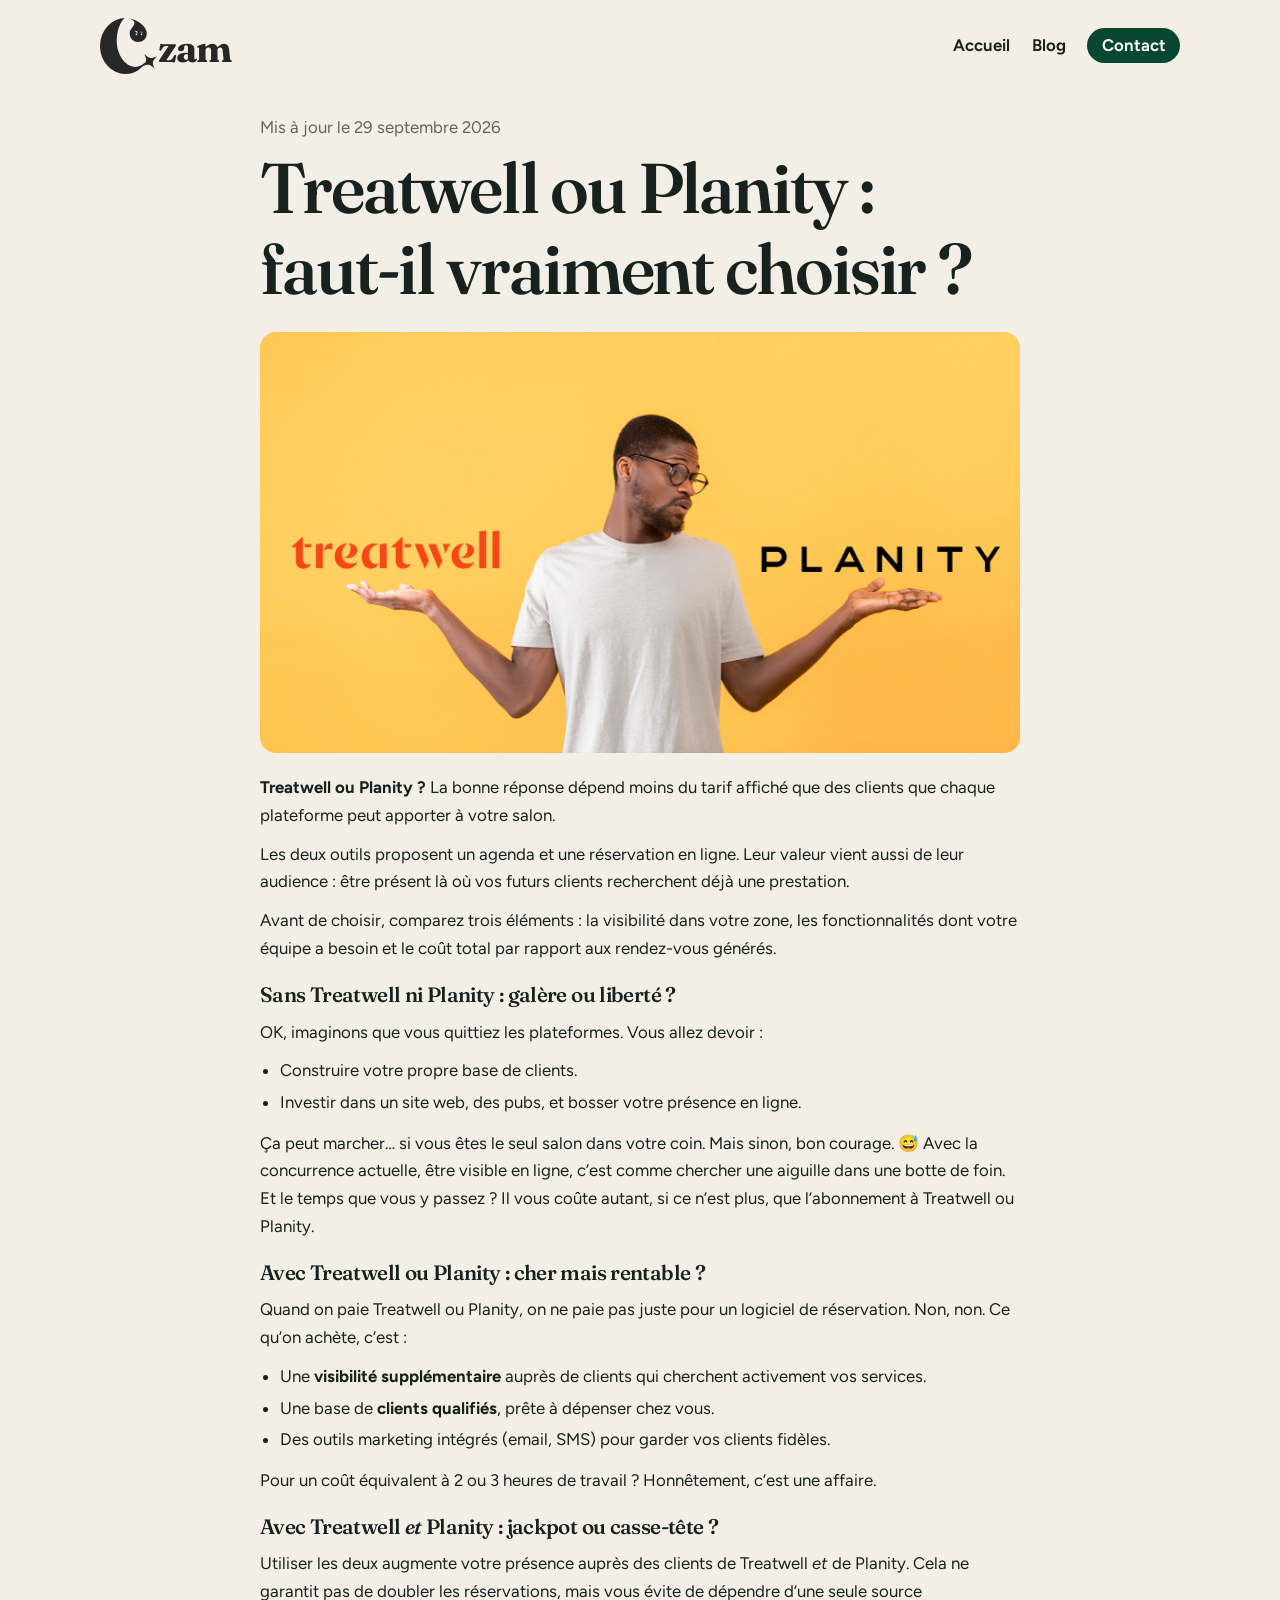
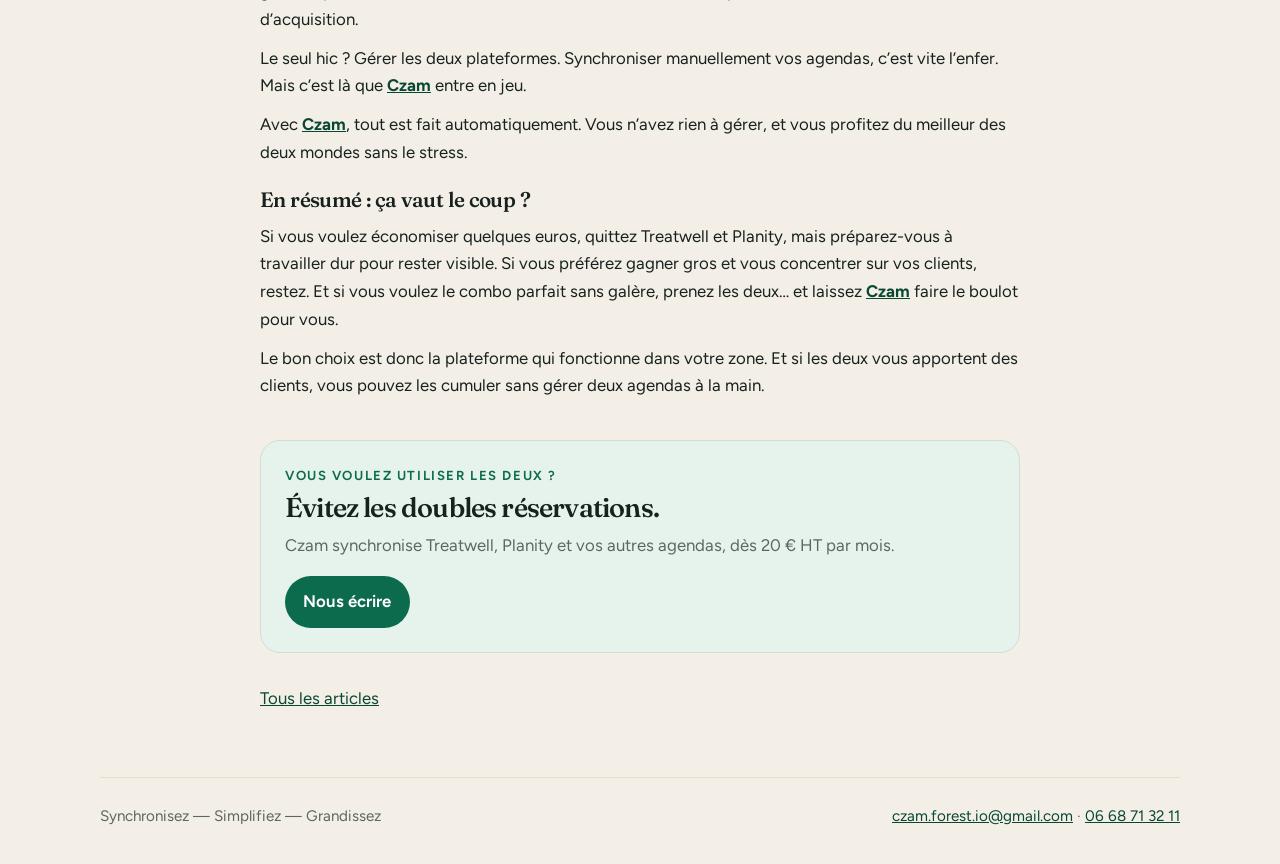
<file: site/post/treatwell-et-planity-sont-t-ils-vraiment-trop-chers/index.html>
<!DOCTYPE html>
<html lang="fr">
<head>
  <meta charset="utf-8">
  <meta name="viewport" content="width=device-width, initial-scale=1">
  <title>Treatwell ou Planity : faut-il choisir ? | Czam</title>
  <meta name="description" content="Treatwell ou Planity : comparez leur visibilité, leurs outils et leur coût réel pour un salon. Découvrez aussi comment utiliser les deux sans double réservation.">
  <link rel="canonical" href="https://www.czam.io/post/treatwell-et-planity-sont-t-ils-vraiment-trop-chers/">
  <link rel="icon" href="../../favicon.jpg" type="image/jpeg">
  <meta property="og:title" content="Treatwell ou Planity : faut-il choisir ?">
  <meta property="og:description" content="Comparez leur visibilité, leurs outils et leur coût réel, puis découvrez comment utiliser les deux sans double réservation.">
  <meta property="og:url" content="https://www.czam.io/post/treatwell-et-planity-sont-t-ils-vraiment-trop-chers/">
  <meta property="og:type" content="article">
  <meta property="og:locale" content="fr_FR">
  <meta property="og:image" content="https://www.czam.io/images/treatwell.jpg">
  
<link rel="preconnect" href="https://fonts.googleapis.com">
<link rel="preconnect" href="https://fonts.gstatic.com" crossorigin>
<link href="https://fonts.googleapis.com/css2?family=Figtree:wght@400;560;650&family=Fraunces:opsz,wght@9..144,560;9..144,650&display=swap" rel="stylesheet">

  <link rel="stylesheet" href="../../css/site.css">
  <script type="application/ld+json">{"@context": "https://schema.org", "@type": "BlogPosting", "headline": "Treatwell ou Planity : faut-il choisir ?", "description": "Comparez leur visibilité, leurs outils et leur coût réel, puis découvrez comment utiliser les deux sans double réservation.", "inLanguage": "fr", "datePublished": "2024-12-09", "dateModified": "2026-09-29", "mainEntityOfPage": "https://www.czam.io/post/treatwell-et-planity-sont-t-ils-vraiment-trop-chers/", "author": {"@type": "Organization", "name": "Czam"}, "publisher": {"@type": "Organization", "name": "Czam"}, "image": "https://www.czam.io/images/treatwell.jpg"}</script>
</head>
<body>
  <header class="wrap site-header">
    <a class="logo" href="../../" aria-label="Czam"><img src="../../images/logo.svg" alt=""><span class="logo-text" aria-hidden="true">zam</span></a>
    <nav>
      <a href="../../">Accueil</a>
      <a href="../../blog/">Blog</a>
      <a class="nav-cta" href="mailto:czam.forest.io@gmail.com?subject=Synchroniser%20mes%20agendas">Contact</a>
    </nav>
  </header>
  
<main class="page">
  <header class="page-intro">
    <p class="meta">Mis à jour le <time datetime="2026-09-29">29 septembre 2026</time></p>
    <h1>Treatwell ou Planity : faut-il vraiment choisir ?</h1>
  </header>
  <div class="prose">
    
<figure><img src="../../images/treatwell.jpg" alt="Treatwell Planity"></figure>
<p><strong>Treatwell ou Planity ?</strong> La bonne réponse dépend moins du tarif affiché que des clients que chaque plateforme peut apporter à votre salon.</p>
<p>Les deux outils proposent un agenda et une réservation en ligne. Leur valeur vient aussi de leur audience : être présent là où vos futurs clients recherchent déjà une prestation.</p>
<p>Avant de choisir, comparez trois éléments : la visibilité dans votre zone, les fonctionnalités dont votre équipe a besoin et le coût total par rapport aux rendez-vous générés.</p>
<h3>Sans Treatwell ni Planity : galère ou liberté ?</h3>
<p>OK, imaginons que vous quittiez les plateformes. Vous allez devoir :</p>
<ul>
  <li>Construire votre propre base de clients.</li>
  <li>Investir dans un site web, des pubs, et bosser votre présence en ligne.</li>
</ul>
<p>Ça peut marcher… si vous êtes le seul salon dans votre coin. Mais sinon, bon courage. 😅 Avec la concurrence actuelle, être visible en ligne, c’est comme chercher une aiguille dans une botte de foin. Et le temps que vous y passez ? Il vous coûte autant, si ce n’est plus, que l’abonnement à Treatwell ou Planity.</p>
<h3>Avec Treatwell ou Planity : cher mais rentable ?</h3>
<p>Quand on paie Treatwell ou Planity, on ne paie pas juste pour un logiciel de réservation. Non, non. Ce qu’on achète, c’est :</p>
<ul>
  <li>Une <strong>visibilité supplémentaire</strong> auprès de clients qui cherchent activement vos services.</li>
  <li>Une base de <strong>clients qualifiés</strong>, prête à dépenser chez vous.</li>
  <li>Des outils marketing intégrés (email, SMS) pour garder vos clients fidèles.</li>
</ul>
<p>Pour un coût équivalent à 2 ou 3 heures de travail ? Honnêtement, c’est une affaire.</p>
<h3>Avec Treatwell <em>et</em> Planity : jackpot ou casse-tête ?</h3>
<p>Utiliser les deux augmente votre présence auprès des clients de Treatwell <em>et</em> de Planity. Cela ne garantit pas de doubler les réservations, mais vous évite de dépendre d’une seule source d’acquisition.</p>
<p>Le seul hic ? Gérer les deux plateformes. Synchroniser manuellement vos agendas, c’est vite l’enfer. Mais c’est là que <a href="../../"><strong>Czam</strong></a> entre en jeu.</p>
<p>Avec <a href="../../"><strong>Czam</strong></a>, tout est fait automatiquement. Vous n’avez rien à gérer, et vous profitez du meilleur des deux mondes sans le stress.</p>
<h3>En résumé : ça vaut le coup ?</h3>
<p>Si vous voulez économiser quelques euros, quittez Treatwell et Planity, mais préparez-vous à travailler dur pour rester visible. Si vous préférez gagner gros et vous concentrer sur vos clients, restez. Et si vous voulez le combo parfait sans galère, prenez les deux… et laissez <a href="../../"><strong>Czam</strong></a> faire le boulot pour vous.</p>
<p>Le bon choix est donc la plateforme qui fonctionne dans votre zone. Et si les deux vous apportent des clients, vous pouvez les cumuler sans gérer deux agendas à la main.</p>

  </div>
  <aside class="article-cta">
    <p class="eyebrow">Vous voulez utiliser les deux ?</p>
    <h2>Évitez les doubles réservations.</h2>
    <p>Czam synchronise Treatwell, Planity et vos autres agendas, dès 20 € HT par mois.</p>
    <a class="button" href="mailto:czam.forest.io@gmail.com?subject=Synchroniser%20mes%20agendas">Nous écrire</a>
  </aside>
  <p class="back"><a href="../../blog/">Tous les articles</a></p>
</main>

  <footer class="wrap site-footer">
    <p>Synchronisez — Simplifiez — Grandissez</p>
    <p><a href="mailto:czam.forest.io@gmail.com">czam.forest.io@gmail.com</a> · <a href="tel:+33668713211">06 68 71 32 11</a></p>
  </footer>
</body>
</html>
</file>
<file: site/css/site.css>
:root {
  --bg: #f3efe7;
  --paper: #fffdf8;
  --ink: #17211d;
  --muted: #5d675f;
  --green: #0c6b4c;
  --green-dark: #084833;
  --line: #e4ddd2;
  --soft: #e6f3ec;
  --shadow: 0 18px 40px rgba(23, 33, 29, 0.06);
}

* { box-sizing: border-box; }

html { scroll-behavior: smooth; }

body {
  margin: 0;
  color: var(--ink);
  background:
    radial-gradient(900px 420px at 100% -10%, #e7f6ee 0%, transparent 60%),
    var(--bg);
  font-family: "Figtree", "Avenir Next", "Segoe UI", sans-serif;
  font-size: 1.05rem;
  line-height: 1.65;
}

img { max-width: 100%; height: auto; }

a { color: var(--green-dark); }

a:hover { color: var(--green); }

.wrap {
  width: min(1080px, calc(100% - 2rem));
  margin: 0 auto;
}

.site-header {
  display: flex;
  align-items: center;
  justify-content: space-between;
  gap: 1rem;
  padding: 1.1rem 0;
}

.logo {
  display: flex;
  align-items: center;
  line-height: 0;
  text-decoration: none;
}

.logo img {
  height: 56px;
  width: auto;
}

.logo-text {
  margin: 0.45rem 0 0 0.1rem;
  color: #272727;
  font-family: Fraunces, Georgia, serif;
  font-size: 2.35rem;
  font-weight: 700;
  letter-spacing: -0.03em;
  line-height: 1;
}

nav {
  display: flex;
  align-items: center;
  gap: 1.35rem;
}

nav a {
  display: inline-flex;
  align-items: center;
  color: var(--ink);
  font-weight: 650;
  line-height: 1;
  text-decoration: none;
}

nav a:hover { color: var(--green); }

.hero {
  display: grid;
  gap: 1.25rem;
  padding: 2.5rem 0 1rem;
}

.eyebrow {
  margin: 0;
  color: var(--green);
  font-size: 0.82rem;
  font-weight: 650;
  letter-spacing: 0.12em;
  text-transform: uppercase;
}

h1, h2, h3, h4 {
  font-family: Fraunces, Georgia, serif;
  font-weight: 560;
  letter-spacing: -0.03em;
  line-height: 1.15;
}

h1 { font-size: clamp(2.4rem, 6vw, 4.4rem); margin: 0; }

.lede {
  max-width: 42rem;
  margin: 0;
  font-size: 1.2rem;
}

.actions {
  display: flex;
  flex-wrap: wrap;
  gap: 0.75rem;
  margin-top: 0.4rem;
}

.button, .button-quiet {
  display: inline-block;
  border-radius: 999px;
  padding: 0.75rem 1.15rem;
  font-weight: 650;
  text-decoration: none;
}

.button {
  background: var(--green);
  color: white;
}

.button:hover { background: var(--green-dark); color: white; }

.button-quiet {
  background: transparent;
  color: var(--green-dark);
  box-shadow: inset 0 0 0 1.5px var(--green);
}

.section { padding: 2.4rem 0; }

.section h2 { font-size: clamp(1.8rem, 3vw, 2.5rem); margin: 0 0 0.8rem; }

.panel {
  background: var(--paper);
  border: 1px solid var(--line);
  border-radius: 22px;
  box-shadow: var(--shadow);
  padding: 1.3rem 1.3rem 0.4rem;
}

.steps { margin: 0; padding: 0 0 0 1.2rem; }

.steps li { margin: 0 0 0.9rem; }

.quotes {
  display: grid;
  gap: 1rem;
}

@media (min-width: 800px) {
  .quotes { grid-template-columns: repeat(3, 1fr); }
  .split { display: grid; grid-template-columns: 1.4fr 0.8fr; gap: 1rem; align-items: start; }
}

blockquote {
  margin: 0;
  background: var(--paper);
  border-radius: 18px;
  padding: 1.1rem 1.15rem 0.9rem;
  box-shadow: var(--shadow);
}

blockquote p { margin: 0 0 0.8rem; }

blockquote footer { color: var(--muted); font-size: 0.92rem; }

.price-card {
  background: var(--green-dark);
  color: white;
  border-radius: 22px;
  padding: 1.4rem 1.4rem 1.2rem;
}

.price-card h2, .price-card p, .price-card li { color: white; }

.price {
  font-family: Fraunces, Georgia, serif;
  font-size: 4rem;
  line-height: 0.9;
  margin: 0.2rem 0;
}

.price small { font-family: Figtree, sans-serif; font-size: 1rem; }

.price-card ul { margin: 0.8rem 0 0; padding-left: 1.1rem; }

.contact-grid {
  display: grid;
  gap: 0.8rem;
}

@media (min-width: 700px) {
  .contact-grid { grid-template-columns: 1fr 1fr; }
}

.contact-card {
  display: block;
  background: var(--paper);
  border-radius: 18px;
  padding: 1rem 1.1rem;
  text-decoration: none;
  color: var(--ink);
  box-shadow: var(--shadow);
}

.contact-card span { display: block; color: var(--muted); font-size: 0.9rem; }

.site-footer {
  border-top: 1px solid var(--line);
  color: var(--muted);
  padding: 1.4rem 0 2rem;
  font-size: 0.95rem;
}

.site-footer p { margin: 0.2rem 0; }

.page {
  width: min(760px, calc(100% - 2rem));
  margin: 0 auto;
  padding-bottom: 3rem;
}

.page-intro { padding: 1.4rem 0 0.4rem; }

.meta { color: var(--muted); margin: 0 0 0.4rem; }

.post-list { display: grid; gap: 0.9rem; padding: 0.4rem 0 2rem; }

.post-card {
  display: block;
  background: var(--paper);
  border-radius: 18px;
  padding: 1.1rem 1.15rem;
  text-decoration: none;
  color: var(--ink);
  box-shadow: var(--shadow);
}

.post-card h2 {
  font-size: 1.45rem;
  margin: 0.25rem 0 0.4rem;
}

.post-card p { margin: 0; color: var(--muted); }

.prose h2 { font-size: 1.7rem; margin: 1.6rem 0 0.5rem; }

.prose h3 { font-size: 1.3rem; margin: 1.3rem 0 0.4rem; }

.prose h4 { font-size: 1.05rem; margin: 1rem 0 0.3rem; }

.prose p { margin: 0.7rem 0; }

.prose ul, .prose ol { margin: 0.4rem 0 0.8rem; padding-left: 1.25rem; }

.prose li { margin: 0.25rem 0; }

.prose li p { margin: 0.15rem 0; }

.prose figure { margin: 1rem 0 1.3rem; }

.prose img { border-radius: 16px; display: block; }

.prose figcaption { color: var(--muted); font-size: 0.92rem; margin-top: 0.4rem; }

.prose hr { border: 0; border-top: 1px solid var(--line); margin: 1.4rem 0; }

.back { margin-top: 2rem; }

/* Homepage */
.hero-shell {
  position: relative;
  overflow: hidden;
  border-top: 1px solid var(--line);
  border-bottom: 1px solid var(--line);
  background:
    radial-gradient(circle at 82% 20%, rgba(12, 107, 76, 0.12), transparent 34%),
    var(--paper);
}

.hero-shell::after {
  position: absolute;
  right: -7rem;
  bottom: -9rem;
  width: 24rem;
  height: 24rem;
  border: 1px solid rgba(12, 107, 76, 0.18);
  border-radius: 50%;
  content: "";
}

.hero {
  position: relative;
  z-index: 1;
  grid-template-columns: minmax(0, 1.05fr) minmax(320px, 0.95fr);
  align-items: center;
  gap: clamp(2rem, 7vw, 6rem);
  min-height: 650px;
  padding: 4.5rem 0;
}

.hero-copy {
  display: grid;
  gap: 1.25rem;
}

.hero-copy h1 {
  max-width: 16ch;
}

.hero-copy .lede {
  max-width: 38rem;
  color: #36443d;
}

.text-link {
  align-self: center;
  padding: 0.65rem 0.2rem;
  font-weight: 650;
  text-decoration: none;
}

.hero-facts {
  display: flex;
  flex-wrap: wrap;
  gap: 0.35rem 1.3rem;
  margin: 0.2rem 0 0;
  padding: 0;
  color: var(--muted);
  font-size: 0.92rem;
  list-style: none;
}

.hero-facts li:not(:last-child)::after {
  margin-left: 1.3rem;
  color: #a7afa9;
  content: "·";
}

.sync-demo {
  display: grid;
  gap: 0.9rem;
  padding: 1rem;
  transform: rotate(1deg);
  border: 1px solid #d5e3db;
  border-radius: 26px;
  background: rgba(255, 253, 248, 0.82);
  box-shadow: 0 24px 60px rgba(23, 33, 29, 0.1);
}

.calendar-card {
  overflow: hidden;
  border: 1px solid var(--line);
  border-radius: 16px;
  background: white;
}

.calendar-head {
  display: grid;
  grid-template-columns: auto 1fr auto;
  align-items: center;
  gap: 0.6rem;
  padding: 0.75rem 0.85rem;
  border-bottom: 1px solid var(--line);
  font-size: 0.9rem;
}

.calendar-head > span:last-child {
  color: var(--muted);
  font-size: 0.8rem;
}

.platform-dot {
  width: 0.7rem;
  height: 0.7rem;
  border-radius: 50%;
}

.treatwell-dot { background: #ff5c65; }
.planity-dot { background: #3f73d8; }
.google-dot { background: #34a853; }
.salonized-dot { background: #7a4dff; }

.appointment {
  display: grid;
  grid-template-columns: 3.2rem 1fr;
  gap: 0.6rem;
  padding: 0.72rem 0.85rem;
  color: var(--muted);
  font-size: 0.84rem;
}

.appointment + .appointment {
  border-top: 1px solid #f0ece5;
}

.appointment.booked {
  background: #fff0f1;
  color: #7d2730;
}

.appointment.blocked {
  background: var(--soft);
  color: var(--green-dark);
}

.sync-line {
  display: grid;
  justify-items: center;
  gap: 0.35rem;
  color: var(--green-dark);
  font-size: 0.78rem;
  text-align: center;
}

.sync-pulse {
  display: inline-flex;
  align-items: center;
  justify-content: center;
  width: 3.2rem;
  height: 3.2rem;
  border-radius: 50%;
  background: var(--green-dark);
  color: white;
  font-family: Fraunces, Georgia, serif;
  font-size: 0.9rem;
}

.sync-targets {
  display: grid;
  grid-template-columns: 1fr 1fr;
  gap: 0.7rem;
}

.sync-targets .calendar-head {
  grid-template-columns: auto 1fr;
  padding: 0.65rem 0.7rem;
}

.sync-targets .appointment {
  grid-template-columns: 2.6rem 1fr;
  padding: 0.65rem 0.7rem;
}

.platforms {
  padding-top: clamp(3.2rem, 7vw, 5rem);
}

.platform-list {
  display: grid;
  grid-template-columns: repeat(5, minmax(0, 1fr));
  gap: 0.8rem;
  margin: 0;
  padding: 0;
  list-style: none;
}

.platform-list li {
  display: grid;
  align-content: start;
  gap: 0.35rem;
  min-height: 8.5rem;
  padding: 1rem;
  border: 1px solid var(--line);
  border-radius: 18px;
  background: var(--paper);
}

.platform-list li:last-child {
  background: var(--soft);
  border-color: #c9dfd3;
}

.platform-list strong {
  font-family: Fraunces, Georgia, serif;
  font-size: 1.15rem;
  line-height: 1.2;
}

.platform-list span {
  color: var(--muted);
  font-size: 0.88rem;
}

.proof-strip {
  display: grid;
  grid-template-columns: repeat(3, 1fr);
  margin-top: 1.5rem;
  border: 1px solid var(--line);
  border-radius: 18px;
  background: var(--paper);
}

.proof-strip > div {
  display: grid;
  gap: 0.05rem;
  padding: 1rem 1.2rem;
  text-align: center;
}

.proof-strip > div + div {
  border-left: 1px solid var(--line);
}

.proof-strip strong {
  font-family: Fraunces, Georgia, serif;
  font-size: 1.15rem;
}

.proof-strip span {
  color: var(--muted);
  font-size: 0.84rem;
}

.section {
  padding-top: clamp(3.8rem, 8vw, 6.5rem);
  padding-bottom: clamp(3.8rem, 8vw, 6.5rem);
}

.section-heading {
  max-width: 46rem;
  margin-bottom: 2rem;
}

.section-heading > p:last-child {
  color: var(--muted);
}

.how-grid {
  display: grid;
  grid-template-columns: repeat(3, 1fr);
  gap: 1px;
  overflow: hidden;
  border: 1px solid var(--line);
  border-radius: 22px;
  background: var(--line);
}

.step-card {
  min-height: 240px;
  padding: 1.5rem;
  background: var(--paper);
}

.step-card h3 {
  margin: 2rem 0 0.6rem;
  font-size: 1.35rem;
}

.step-card p {
  margin: 0;
  color: var(--muted);
}

.step-number {
  color: var(--green);
  font-size: 0.78rem;
  font-weight: 650;
  letter-spacing: 0.1em;
}

.section-link {
  margin-top: 1.1rem;
}

.section-link a {
  font-weight: 650;
}

.trust-section {
  padding: clamp(3.8rem, 8vw, 6.5rem) 0;
  background: var(--green-dark);
  color: white;
}

.trust-grid {
  display: grid;
  grid-template-columns: 1fr 1fr;
  gap: clamp(2.5rem, 8vw, 7rem);
  align-items: start;
}

.trust-grid h2 {
  margin-top: 0.4rem;
  color: white;
  font-size: clamp(2rem, 4vw, 3.2rem);
}

.trust-grid p {
  color: #d9e7df;
}

.eyebrow.light {
  color: #8ed6b7;
}

.light-link {
  color: white;
  font-weight: 650;
}

.light-link:hover {
  color: #b9ecd4;
}

.trust-list {
  display: grid;
  gap: 0;
  margin: 0;
  padding: 0;
  list-style: none;
}

.trust-list li {
  display: grid;
  gap: 0.15rem;
  padding: 1.2rem 0;
  border-bottom: 1px solid rgba(255, 255, 255, 0.16);
}

.trust-list li:first-child {
  border-top: 1px solid rgba(255, 255, 255, 0.16);
}

.trust-list strong {
  font-family: Fraunces, Georgia, serif;
  font-size: 1.2rem;
}

.trust-list span {
  color: #b9cfc3;
  font-size: 0.92rem;
}

.story-grid {
  display: grid;
  grid-template-columns: 0.8fr 1.2fr;
  gap: clamp(2rem, 7vw, 6rem);
  align-items: center;
}

.story-number {
  display: grid;
  gap: 0.7rem;
}

.story-number strong {
  color: var(--green-dark);
  font-family: Fraunces, Georgia, serif;
  font-size: clamp(4.5rem, 10vw, 8rem);
  font-weight: 560;
  letter-spacing: -0.07em;
  line-height: 0.9;
}

.story-number span {
  max-width: 28rem;
  color: var(--muted);
}

.fine-print {
  color: var(--muted);
  font-size: 0.85rem;
}

.quotes blockquote {
  display: flex;
  min-height: 210px;
  flex-direction: column;
  justify-content: space-between;
  border: 1px solid var(--line);
  box-shadow: none;
}

.pricing-section {
  display: grid;
  grid-template-columns: 1fr minmax(320px, 0.72fr);
  gap: clamp(2rem, 8vw, 7rem);
  align-items: center;
}

.pricing-copy h2 {
  max-width: 15ch;
  font-size: clamp(2rem, 4vw, 3.1rem);
}

.pricing-copy p:last-child {
  max-width: 38rem;
  color: var(--muted);
}

.price-card {
  padding: 2rem;
  box-shadow: 0 22px 55px rgba(8, 72, 51, 0.15);
}

.price-card .button {
  margin-top: 1.4rem;
}

.button-light {
  background: white;
  color: var(--green-dark);
}

.button-light:hover {
  background: var(--soft);
  color: var(--green-dark);
}

.final-cta {
  padding: 4rem 0;
  border-top: 1px solid var(--line);
  background: var(--paper);
}

.final-cta-inner {
  display: grid;
  grid-template-columns: 1fr auto;
  gap: 2rem;
  align-items: center;
}

.final-cta h2 {
  margin: 0.3rem 0 0.5rem;
  font-size: clamp(2rem, 4vw, 3rem);
}

.final-cta p {
  max-width: 43rem;
  margin-bottom: 0;
  color: var(--muted);
}

.final-actions {
  display: grid;
  gap: 0.65rem;
  justify-items: center;
  min-width: 220px;
}

.final-actions > a:last-child {
  color: var(--muted);
  font-size: 0.88rem;
}

.nav-cta {
  padding: 0.55rem 0.9rem;
  border-radius: 999px;
  background: var(--green-dark);
  color: white;
  line-height: 1;
}

.nav-cta:hover {
  background: var(--green);
  color: white;
}

.site-footer {
  display: flex;
  justify-content: space-between;
  gap: 1rem;
}

.article-cta {
  margin: 2.5rem 0 1rem;
  padding: 1.5rem;
  border: 1px solid #cdded5;
  border-radius: 20px;
  background: var(--soft);
}

.article-cta h2 {
  margin: 0.35rem 0 0.55rem;
  font-size: 1.7rem;
}

.article-cta p:not(.eyebrow) {
  margin: 0 0 1rem;
  color: var(--muted);
}

@media (max-width: 780px) {
  .site-header {
    padding: 0.75rem 0;
  }

  .logo img {
    height: 48px;
  }

  .logo-text {
    font-size: 2rem;
  }

  nav {
    gap: 0.8rem;
  }

  nav a:not(.nav-cta) {
    display: none;
  }

  .nav-cta {
    font-size: 0.88rem;
  }

  .hero {
    grid-template-columns: 1fr;
    min-height: 0;
    padding: 3.2rem 0;
  }

  .hero-copy h1 {
    max-width: none;
  }

  .sync-demo {
    transform: none;
  }

  .sync-targets {
    grid-template-columns: 1fr;
  }

  .platform-list {
    grid-template-columns: 1fr;
  }

  .proof-strip {
    grid-template-columns: 1fr;
  }

  .proof-strip > div + div {
    border-top: 1px solid var(--line);
    border-left: 0;
  }

  .how-grid,
  .trust-grid,
  .story-grid,
  .pricing-section,
  .final-cta-inner {
    grid-template-columns: 1fr;
  }

  .step-card {
    min-height: 0;
  }

  .step-card h3 {
    margin-top: 1.2rem;
  }

  .story-number strong {
    font-size: 5rem;
  }

  .final-actions {
    justify-items: stretch;
  }

  .final-actions .button {
    text-align: center;
  }

  .site-footer {
    display: block;
  }
}

@media (max-width: 480px) {
  body {
    font-size: 1rem;
  }

  h1 {
    font-size: 2.65rem;
  }

  .hero-facts {
    display: grid;
    gap: 0.2rem;
  }

  .hero-facts li::after {
    display: none;
  }

  .actions {
    display: grid;
  }

  .actions .button,
  .actions .text-link {
    text-align: center;
  }

  .calendar-head,
  .appointment {
    font-size: 0.78rem;
  }
}
</file>
